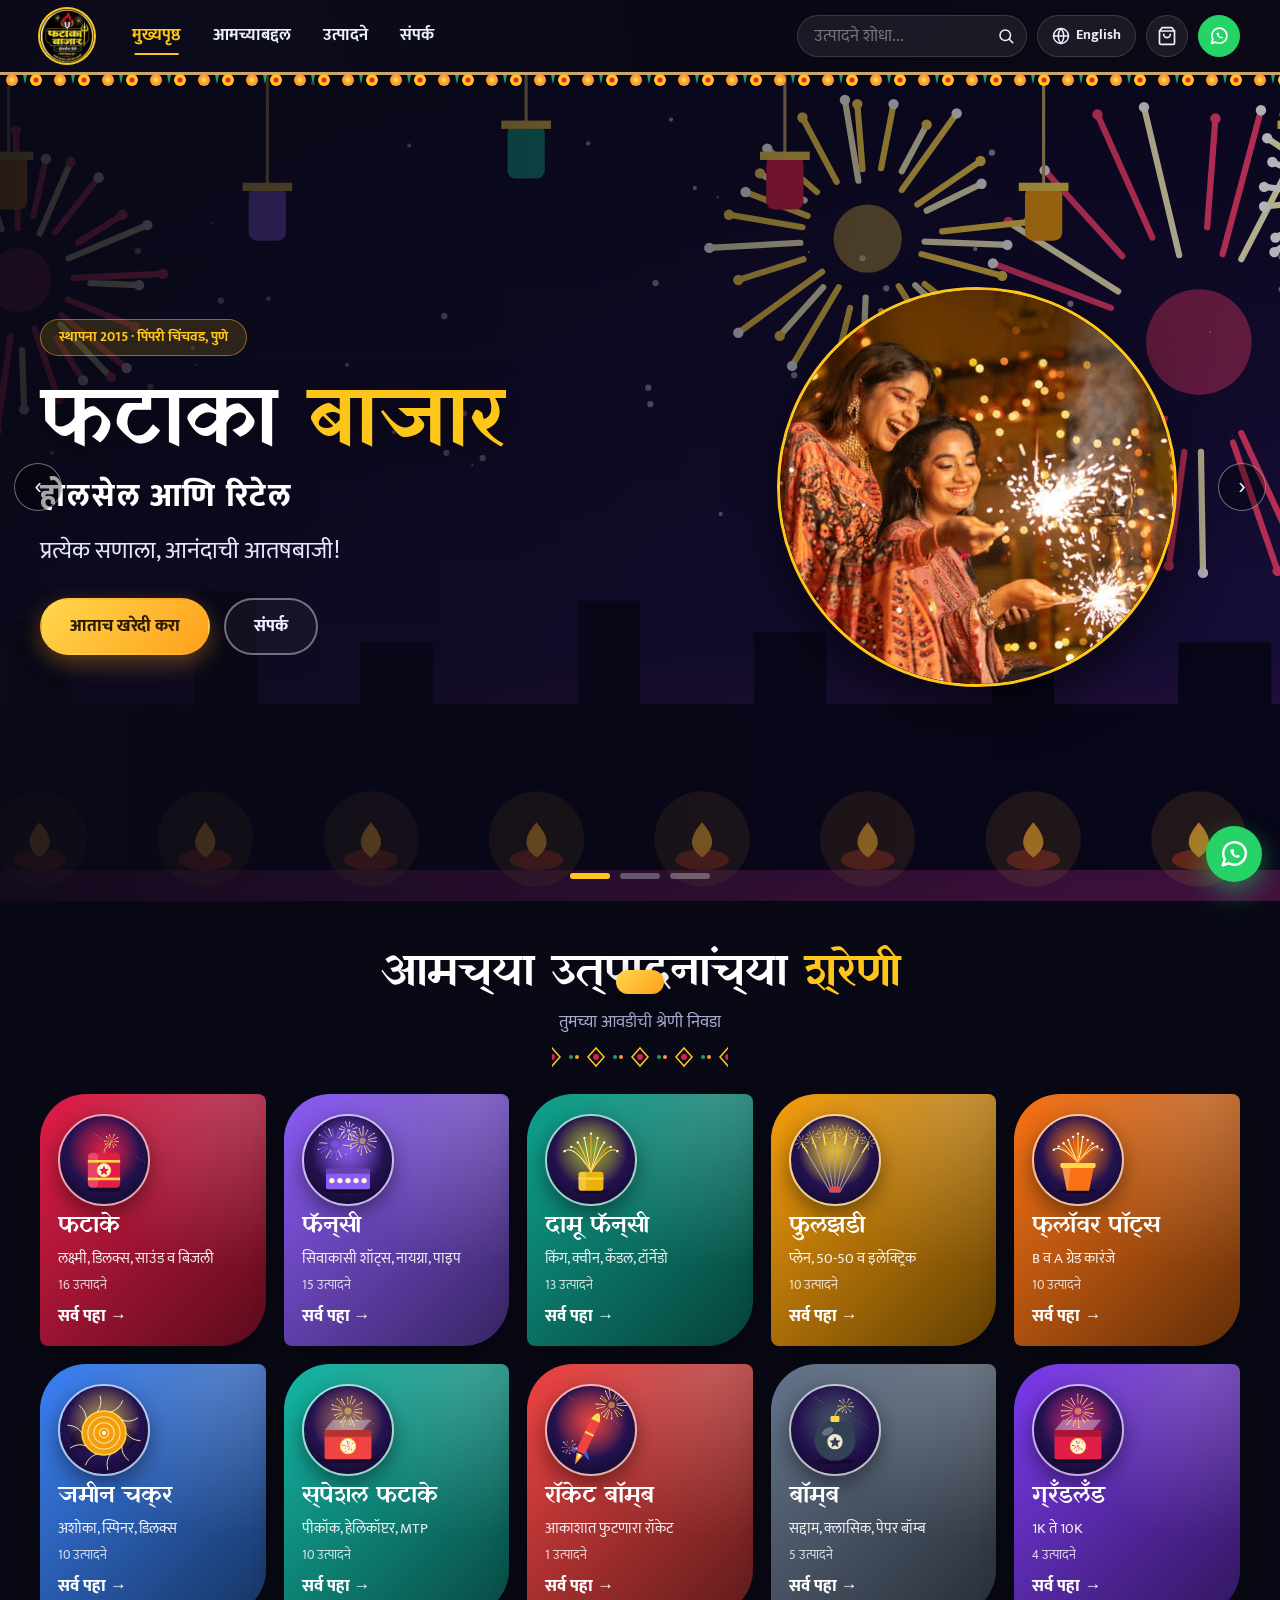
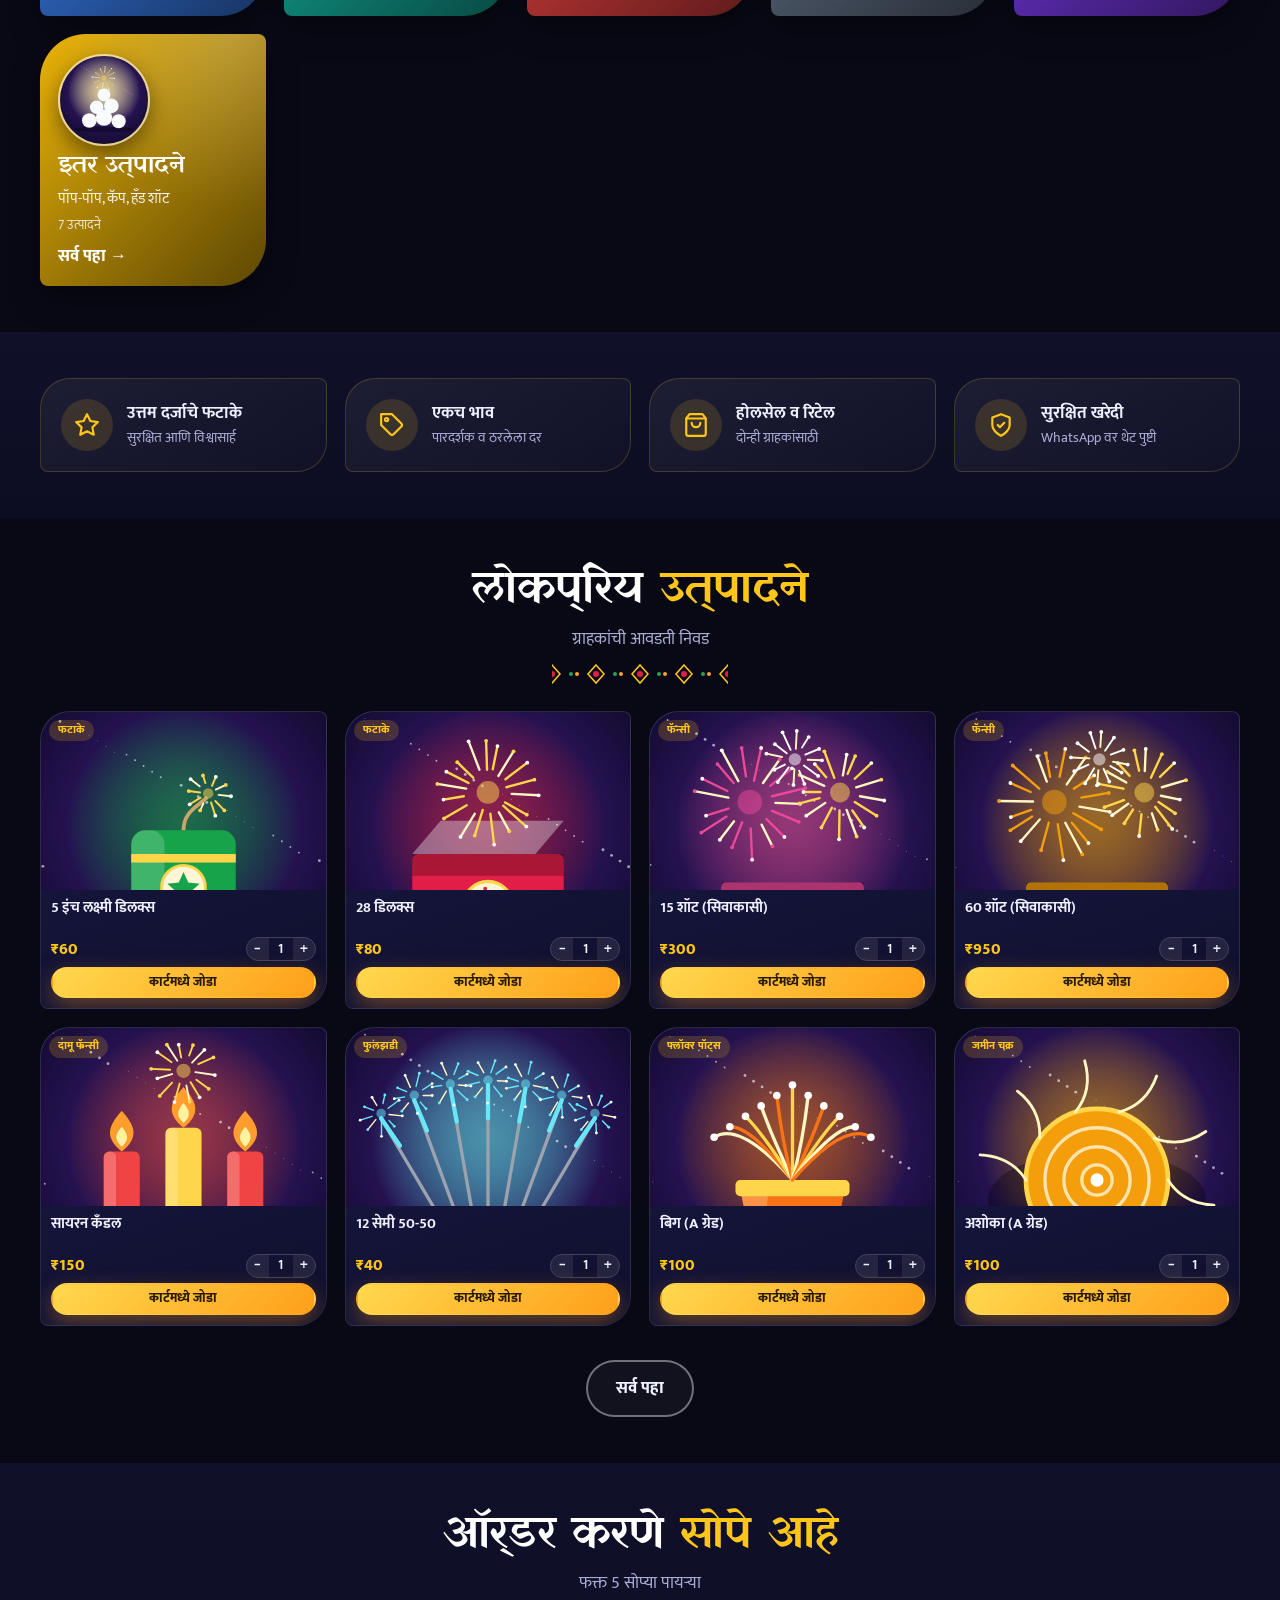
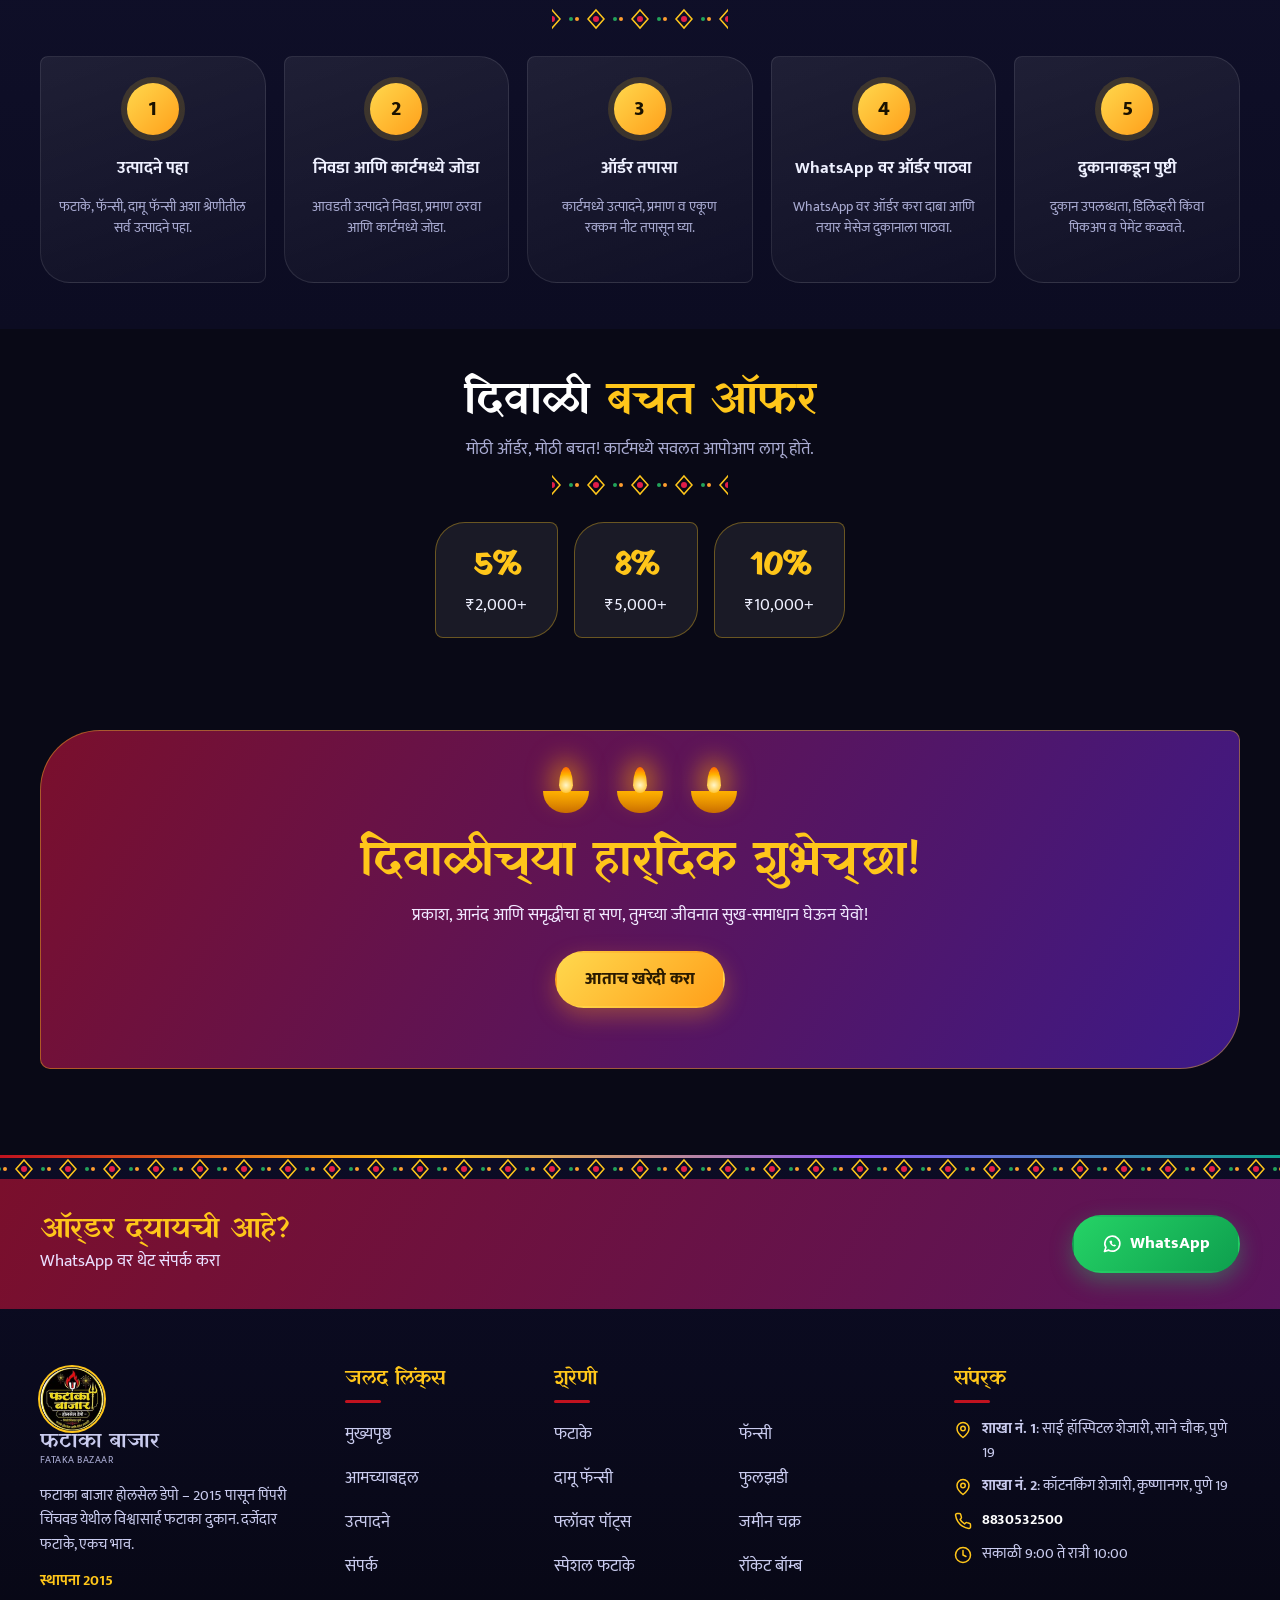
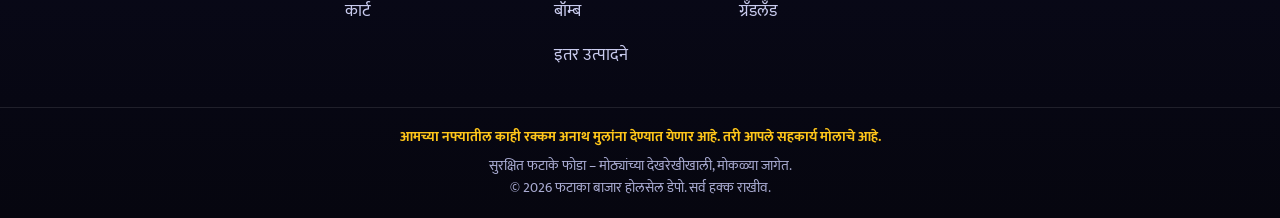
<file: index.html>
<!doctype html>
<html lang="mr">
<head>
<meta charset="utf-8">
<meta name="viewport" content="width=device-width,initial-scale=1">
<title>Fataka Bazaar</title>
<meta name="description" content="Fataka Bazaar Wholesale Depot - Pimpri Chinchwad, Pune. Fixed rate crackers, order on WhatsApp.">
<link rel="preconnect" href="https://fonts.googleapis.com"><link rel="preconnect" href="https://fonts.gstatic.com" crossorigin>
<link href="https://fonts.googleapis.com/css2?family=Mukta:wght@400;600;700;800&family=Yatra+One&display=swap" rel="stylesheet">
<link rel="icon" href="images/logo.png">
<link rel="stylesheet" href="css/style.css">
</head>
<body data-page="home">
<div id="site-header"></div>
<main>
<section class="slider" id="hero">
  <canvas class="fw-canvas"></canvas>
  <div class="slide s1 active"><div class="container slide-in">
    <div class="slide-txt"><span class="eyebrow" data-i18n="s1_eb"></span><h1 data-i18n="s1_t"></h1><p data-i18n="s1_p"></p>
    <div class="btn-row"><a class="btn btn-gold" href="products.html" data-i18n="shop_now"></a><a class="btn btn-outline" href="contact.html" data-i18n="nav_contact"></a></div></div>
    <div class="slide-art"></div></div></div>
  <div class="slide s2"><div class="container slide-in">
    <div class="slide-txt"><span class="eyebrow" data-i18n="s2_eb"></span><h1 data-i18n="s2_t"></h1><p data-i18n="s2_p"></p>
    <div class="btn-row"><a class="btn btn-gold" href="products.html" data-i18n="shop_now"></a><a class="btn btn-outline" href="contact.html" data-i18n="nav_contact"></a></div></div>
    <div class="slide-art"></div></div></div>
  <div class="slide s3"><div class="container slide-in">
    <div class="slide-txt"><span class="eyebrow" data-i18n="s3_eb"></span><h1 data-i18n="s3_t"></h1><p data-i18n="s3_p"></p>
    <div class="btn-row"><a class="btn btn-gold" href="products.html" data-i18n="shop_now"></a><a class="btn btn-outline" href="contact.html" data-i18n="nav_contact"></a></div></div>
    <div class="slide-art"></div></div></div>
  <button class="arrow prev" type="button" aria-label="previous">‹</button><button class="arrow next" type="button" aria-label="next">›</button>
  <div class="dots" id="dots"></div>
</section>
<span id="start"></span>
<section class="section "><div class="container">
<div class="sec-title reveal"><h2 data-i18n="cat_t"></h2><p data-i18n="cat_p"></p></div><div class="cat-grid" id="catGrid"></div>
</div></section>
<section class="section alt"><div class="container">
<div class="feat-row" id="featRow"></div>
</div></section>
<section class="section "><div class="container">
<div class="sec-title reveal"><h2 data-i18n="feat_t"></h2><p data-i18n="feat_p"></p></div><div class="p-grid" id="featGrid"></div><div style="text-align:center;margin-top:34px"><a class="btn btn-outline" href="products.html" data-i18n="view_all"></a></div>
</div></section>
<section class="section alt"><div class="container">
<div class="sec-title reveal"><h2 data-i18n="steps_t"></h2><p data-i18n="steps_p"></p></div><div class="steps-grid"></div>
</div></section>
<section class="section "><div class="container">
<div class="sec-title reveal"><h2 data-i18n="disc_t"></h2><p data-i18n="disc_p"></p></div><div class="tiers" id="tiers"></div>
</div></section>
<section class="section"><div class="container"><div class="wish reveal"><span class="diya"></span><span class="diya"></span><span class="diya"></span><h2 data-i18n="wish_t"></h2><p data-i18n="wish_p"></p><a class="btn btn-gold" href="products.html" data-i18n="shop_now"></a></div></div></section>
</main>
<div id="site-footer"></div>
<script src="js/data.js"></script>
<script src="js/app.js"></script>
</body>
</html>
</file>
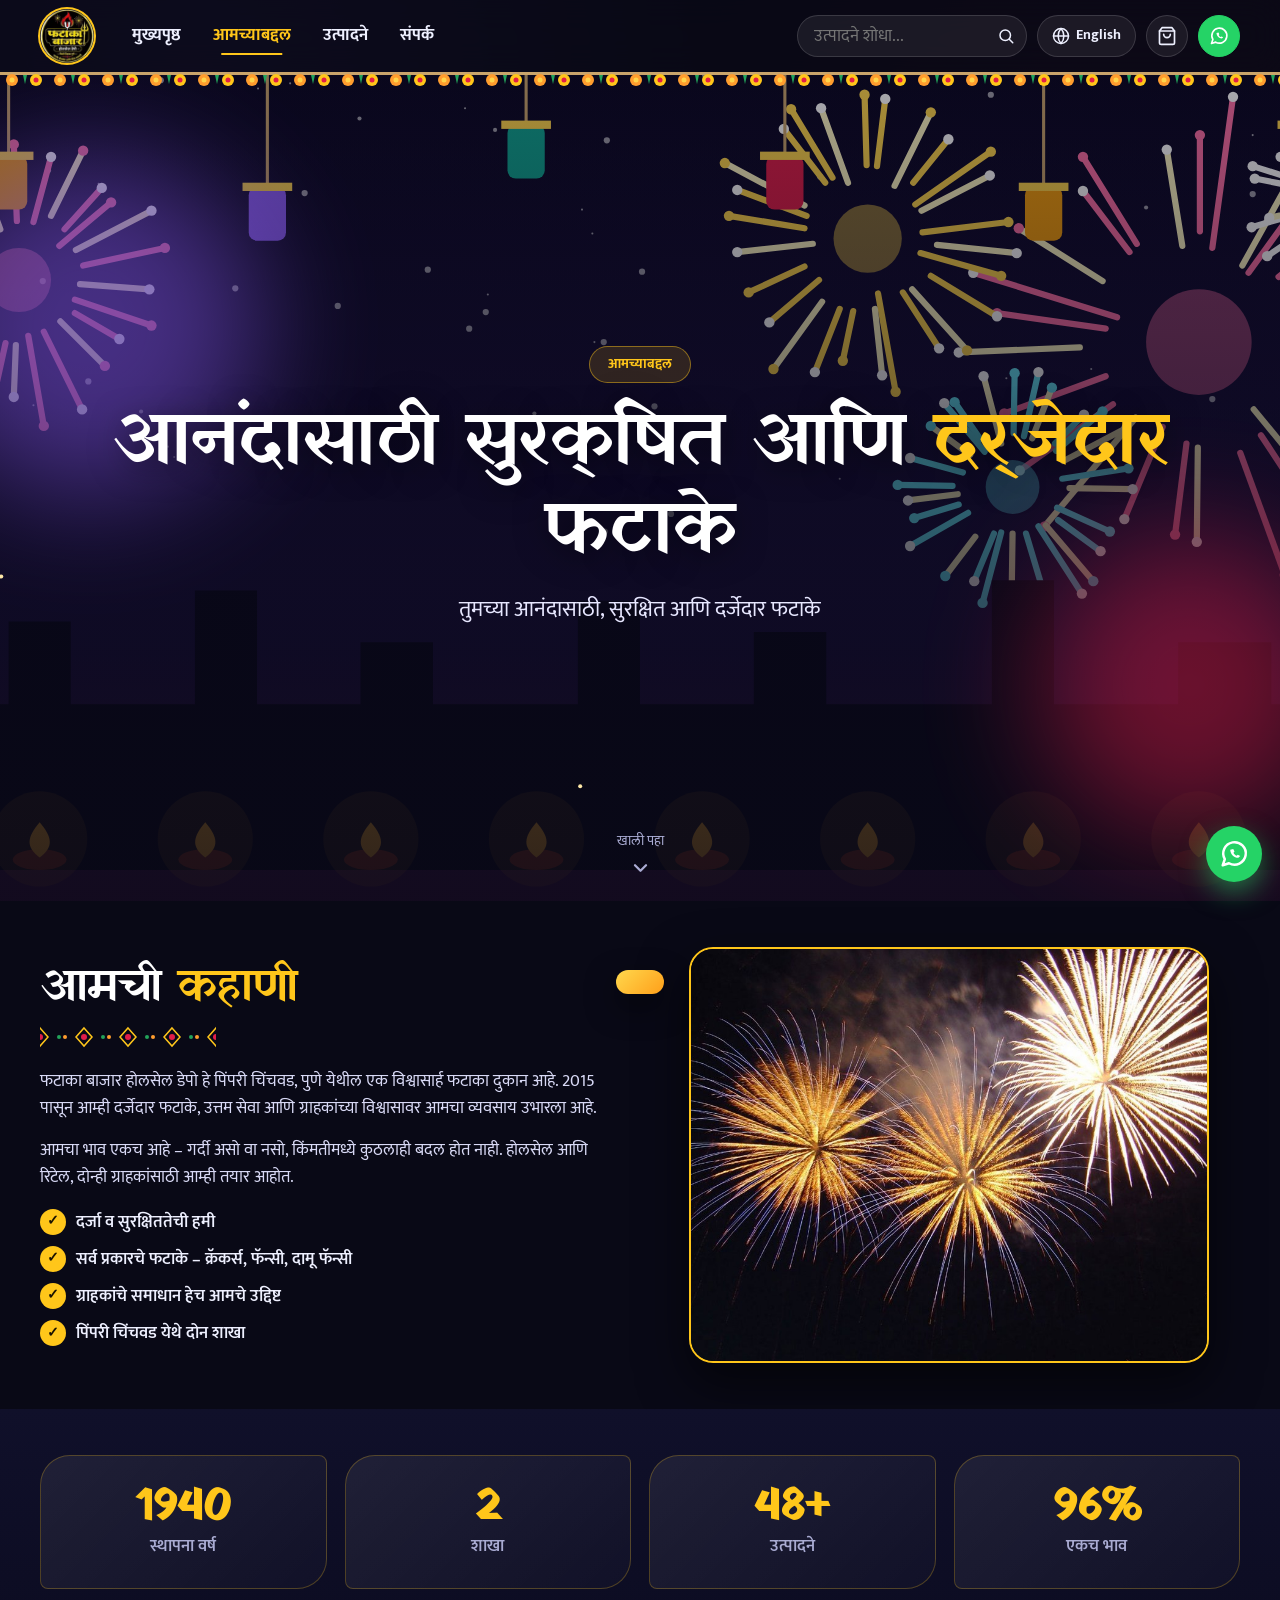
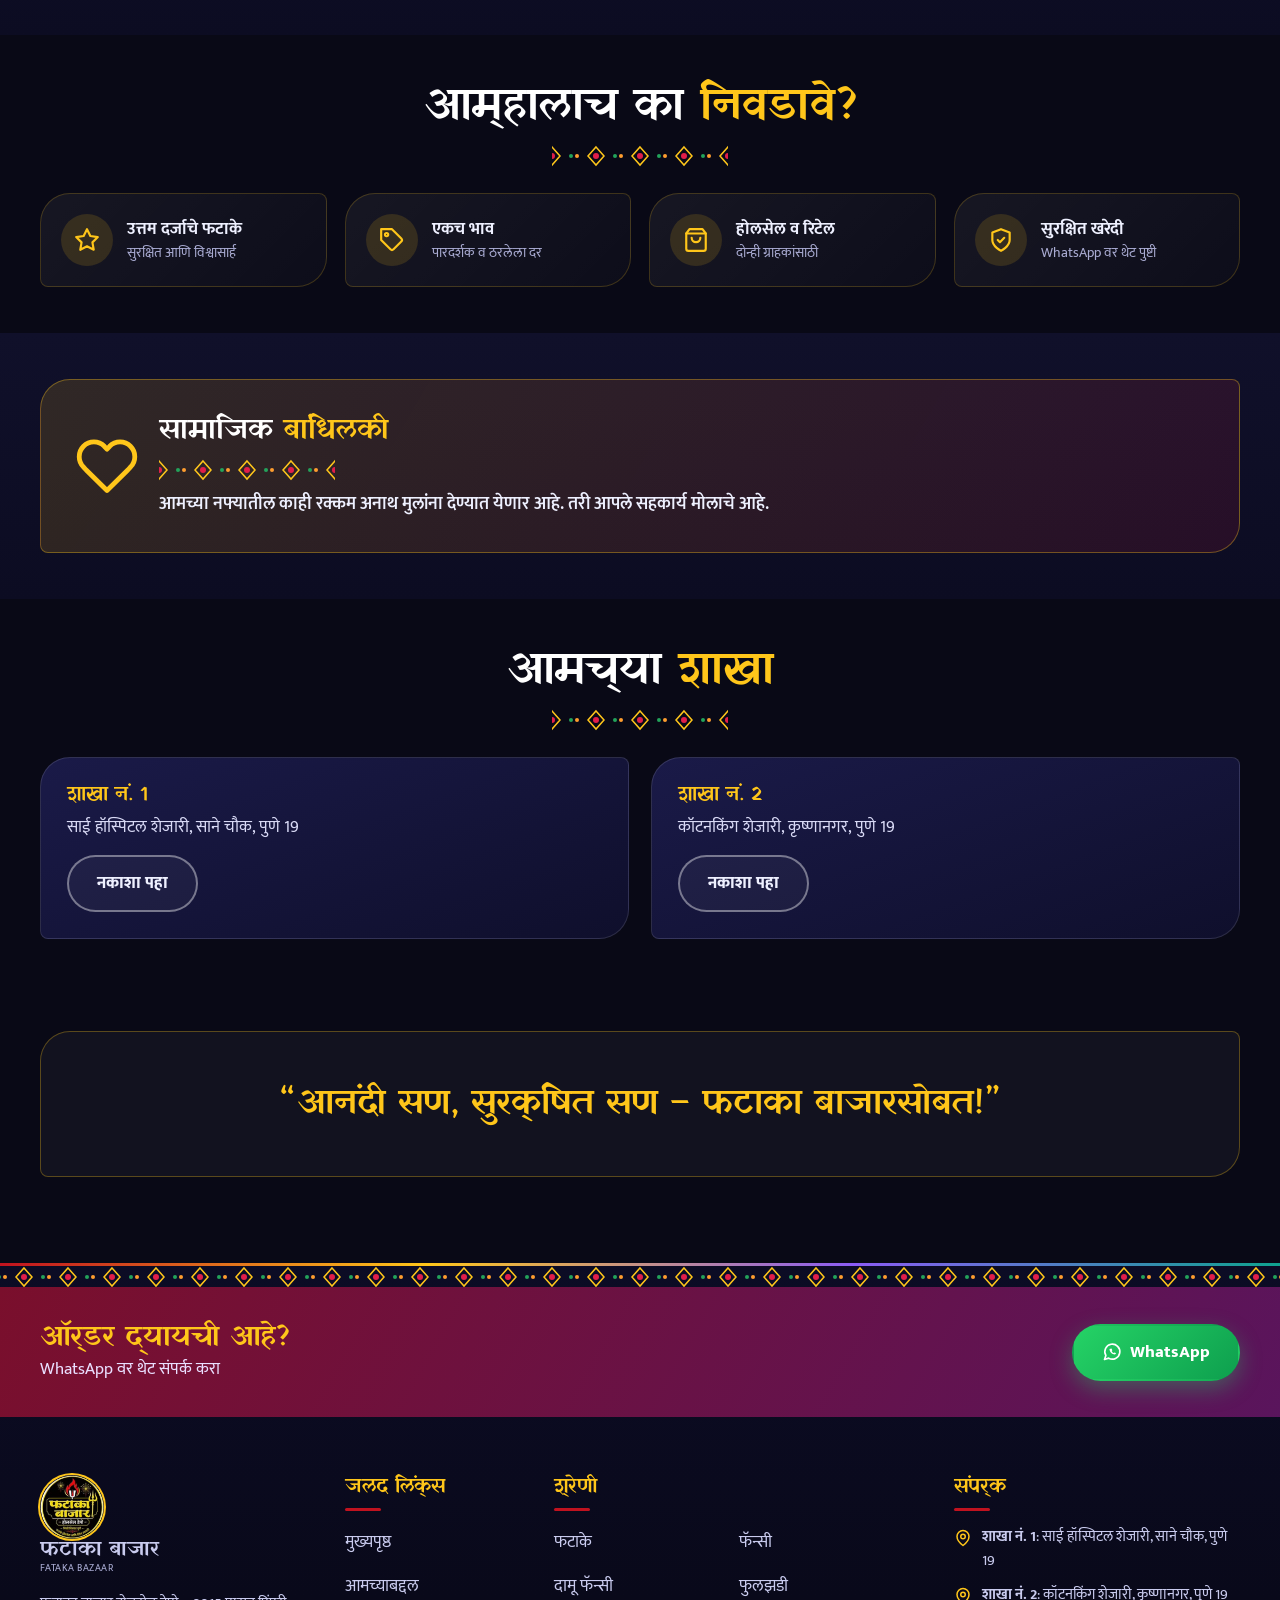
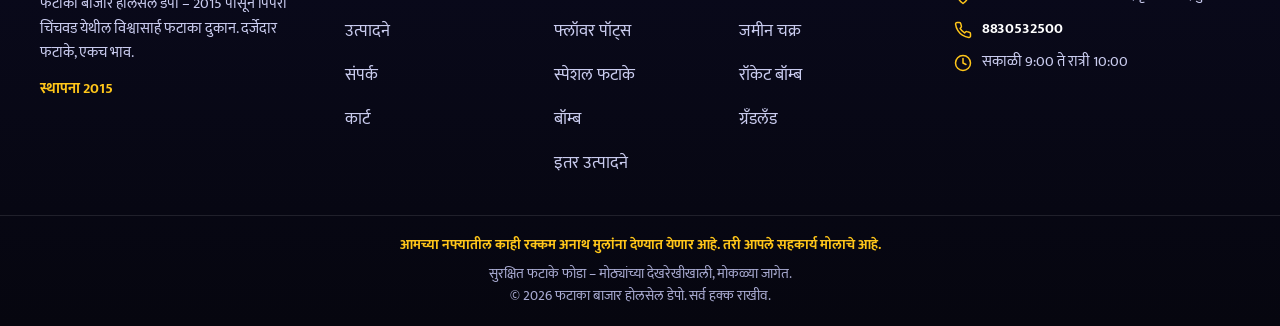
<file: about.html>
<!doctype html>
<html lang="mr">
<head>
<meta charset="utf-8">
<meta name="viewport" content="width=device-width,initial-scale=1">
<title>Fataka Bazaar</title>
<meta name="description" content="Fataka Bazaar Wholesale Depot - Pimpri Chinchwad, Pune. Fixed rate crackers, order on WhatsApp.">
<link rel="preconnect" href="https://fonts.googleapis.com"><link rel="preconnect" href="https://fonts.gstatic.com" crossorigin>
<link href="https://fonts.googleapis.com/css2?family=Mukta:wght@400;600;700;800&family=Yatra+One&display=swap" rel="stylesheet">
<link rel="icon" href="images/logo.png">
<link rel="stylesheet" href="css/style.css">
</head>
<body data-page="about">
<div id="site-header"></div>
<main>
<section class="page-hero hero-about">
  <canvas class="fw-canvas"></canvas>
  <span class="orb" style="width:340px;height:340px;background:#8b5cf6;left:-80px;top:10%"></span>
  <span class="orb" style="width:300px;height:300px;background:#e11d48;right:-60px;bottom:8%;animation-delay:-3s"></span>
  <div class="container hero-inner">
    <span class="eyebrow" data-i18n="hero_about_eb"></span>
    <h1 data-i18n="hero_about_t"></h1>
    <p data-i18n="hero_about_p"></p>
  </div>
  <a class="scroll-cue" href="#start"><span data-i18n="scroll"></span><svg viewBox="0 0 24 24" fill="none" stroke="currentColor" stroke-width="2.5" stroke-linecap="round" stroke-linejoin="round"><path d="m6 9 6 6 6-6"/></svg></a>
</section>
<span id="start"></span>
<section class="section "><div class="container">
<div class="split">
  <div class="reveal"><div class="sec-title" style="text-align:left;margin-bottom:20px"><h2 data-i18n="story_t"></h2></div>
  <p data-i18n="story_p1"></p><p data-i18n="story_p2"></p>
  <ul class="checks"><li data-i18n="ck1"></li><li data-i18n="ck2"></li><li data-i18n="ck3"></li><li data-i18n="ck4"></li></ul></div>
  <div class="art reveal" id="aboutArt"></div>
</div>
</div></section>
<section class="section alt"><div class="container">
<div class="stats">
  <div class="stat reveal"><b data-count="2015">0</b><span data-i18n="st1"></span></div>
  <div class="stat reveal"><b data-count="2">0</b><span data-i18n="st2"></span></div>
  <div class="stat reveal"><b data-count="50" data-suffix="+">0</b><span data-i18n="st3"></span></div>
  <div class="stat reveal"><b data-count="100" data-suffix="%">0</b><span data-i18n="st4"></span></div>
</div>
</div></section>
<section class="section "><div class="container">
<div class="sec-title reveal"><h2 data-i18n="why_t"></h2></div><div class="feat-row" id="featRow"></div>
</div></section>
<section class="section alt"><div class="container">
<div class="csr reveal"><svg viewBox="0 0 24 24" fill="none" stroke="currentColor" stroke-width="1.8" stroke-linejoin="round"><path d="M20.800 4.600a5.500 5.500 0 0 0-7.800 0L12 5.700l-1-1.100a5.500 5.500 0 0 0-7.800 7.800l1 1.100L12 21.200l7.800-7.700 1-1.100a5.500 5.500 0 0 0 0-7.800z"/></svg><div><div class="sec-title" style="text-align:left;margin-bottom:8px"><h2 data-i18n="csr_t" style="font-size:1.8rem"></h2></div><p data-i18n="ft_tip"></p></div></div>
</div></section>
<section class="section "><div class="container">
<div class="sec-title reveal"><h2 data-i18n="branch_t"></h2></div><div class="branches">
  <div class="branch reveal"><h3 data-i18n="br1"></h3><p data-i18n="b1a"></p><a class="btn btn-outline" target="_blank" rel="noopener" href="https://maps.google.com/?q=Sai+Hospital+Sane+Chowk+Pune" data-i18n="view_map"></a></div>
  <div class="branch reveal"><h3 data-i18n="br2"></h3><p data-i18n="b2a"></p><a class="btn btn-outline" target="_blank" rel="noopener" href="https://maps.google.com/?q=Cotton+King+Krishnanagar+Pune" data-i18n="view_map"></a></div>
</div>
</div></section>
<section class="section "><div class="container">
<div class="quote reveal" data-i18n="quote_t"></div>
</div></section>
</main>
<div id="site-footer"></div>
<script src="js/data.js"></script>
<script src="js/app.js"></script>
</body>
</html>
</file>
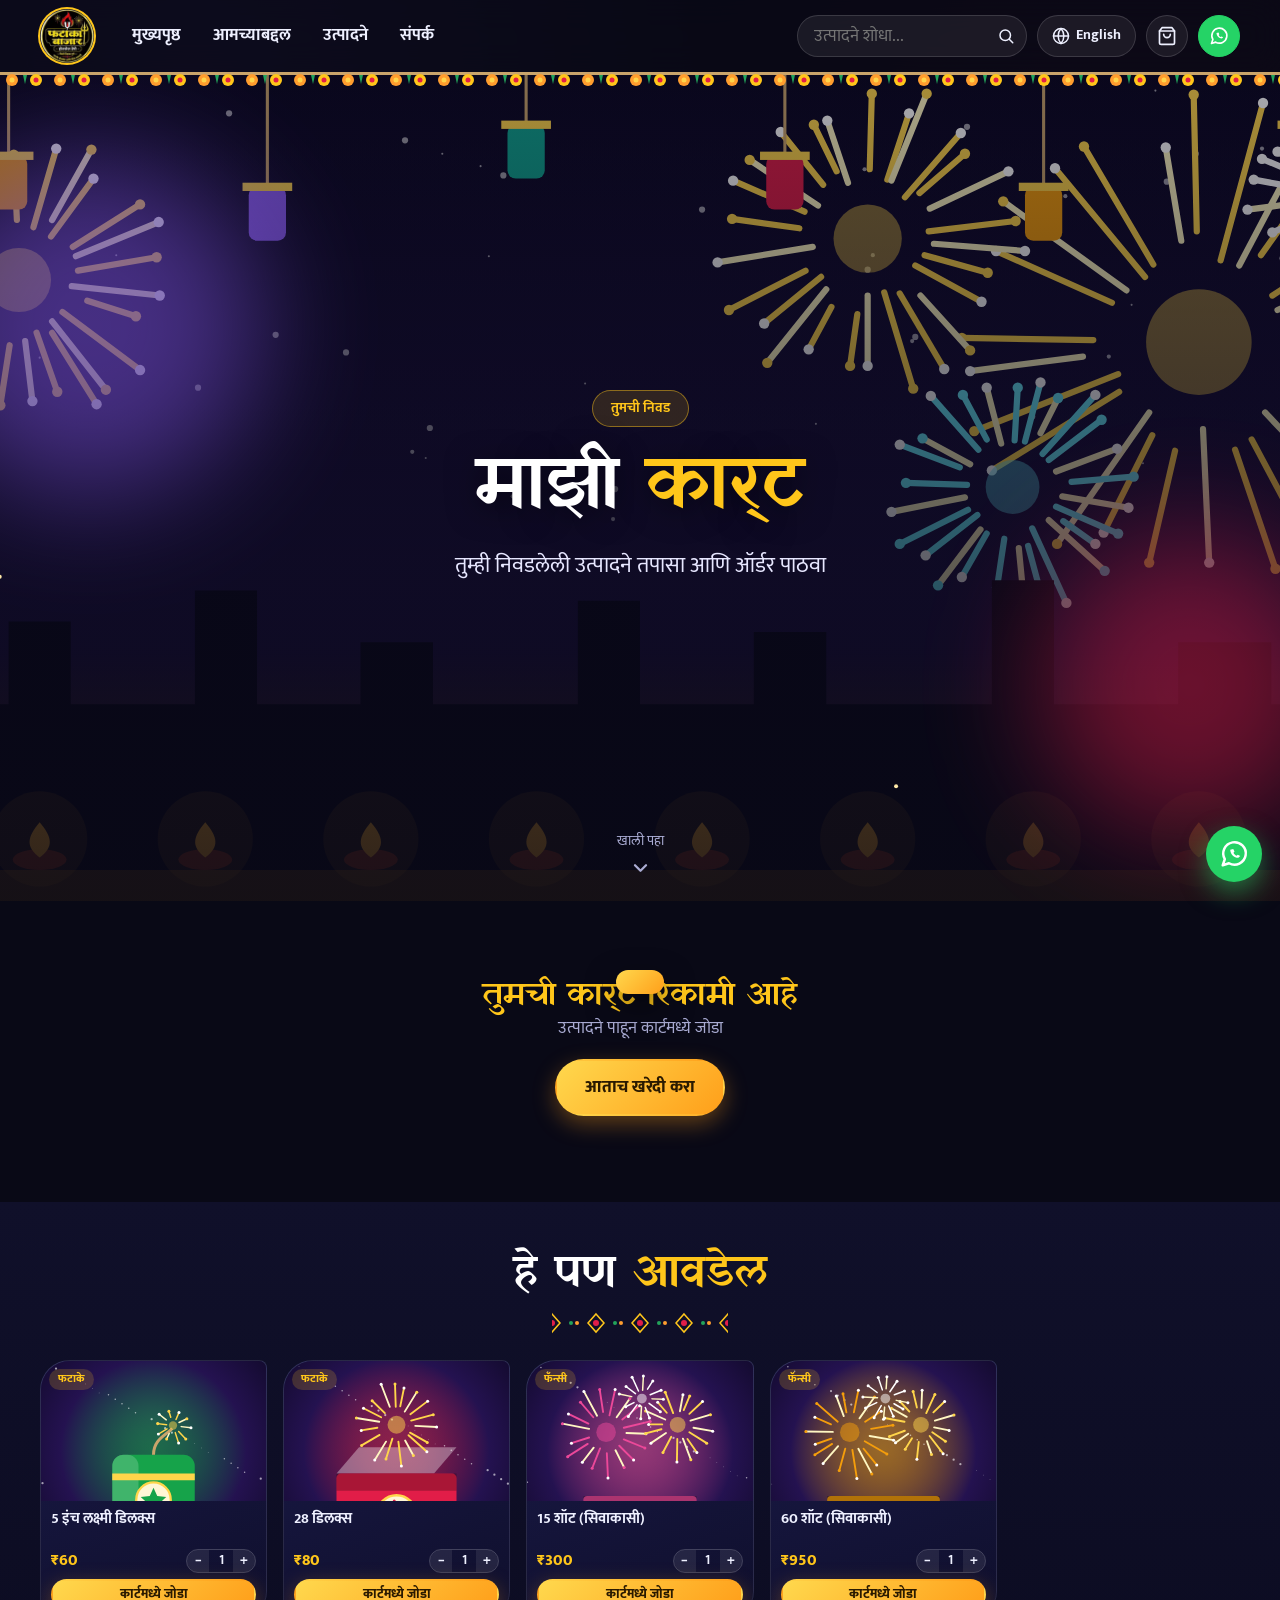
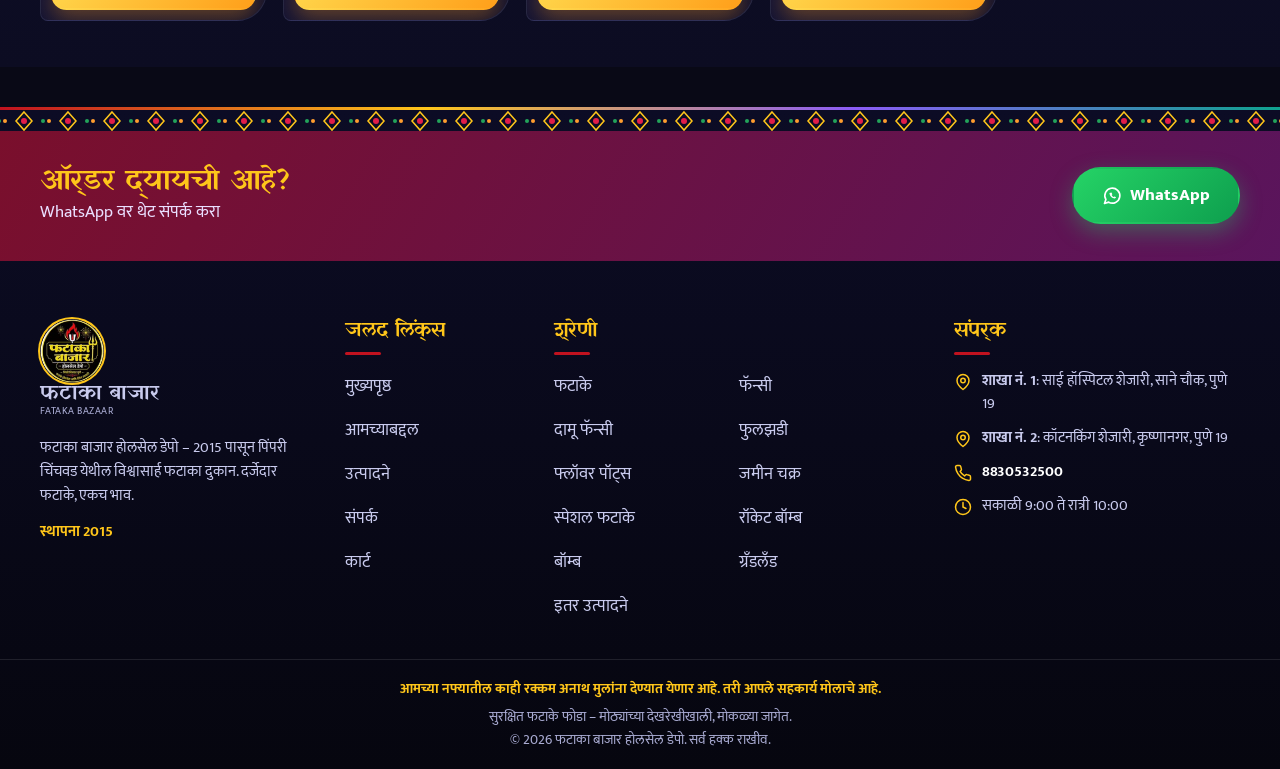
<file: cart.html>
<!doctype html>
<html lang="mr">
<head>
<meta charset="utf-8">
<meta name="viewport" content="width=device-width,initial-scale=1">
<title>Fataka Bazaar</title>
<meta name="description" content="Fataka Bazaar Wholesale Depot - Pimpri Chinchwad, Pune. Fixed rate crackers, order on WhatsApp.">
<link rel="preconnect" href="https://fonts.googleapis.com"><link rel="preconnect" href="https://fonts.gstatic.com" crossorigin>
<link href="https://fonts.googleapis.com/css2?family=Mukta:wght@400;600;700;800&family=Yatra+One&display=swap" rel="stylesheet">
<link rel="icon" href="images/logo.png">
<link rel="stylesheet" href="css/style.css">
</head>
<body data-page="cart">
<div id="site-header"></div>
<main>
<section class="page-hero hero-cart">
  <canvas class="fw-canvas"></canvas>
  <span class="orb" style="width:340px;height:340px;background:#8b5cf6;left:-80px;top:10%"></span>
  <span class="orb" style="width:300px;height:300px;background:#e11d48;right:-60px;bottom:8%;animation-delay:-3s"></span>
  <div class="container hero-inner">
    <span class="eyebrow" data-i18n="hero_cart_eb"></span>
    <h1 data-i18n="hero_cart_t"></h1>
    <p data-i18n="hero_cart_p"></p>
  </div>
  <a class="scroll-cue" href="#start"><span data-i18n="scroll"></span><svg viewBox="0 0 24 24" fill="none" stroke="currentColor" stroke-width="2.5" stroke-linecap="round" stroke-linejoin="round"><path d="m6 9 6 6 6-6"/></svg></a>
</section>
<span id="start"></span>
<section class="section "><div class="container">
<div id="cartEmpty" class="empty" hidden><h3 style="font-size:2rem;color:var(--gold)" data-i18n="cart_empty"></h3><p data-i18n="cart_empty_p"></p><a class="btn btn-gold" href="products.html" data-i18n="shop_now"></a></div>
<div class="cart-layout" id="cartLayout" hidden>
  <div>
    <div class="sec-title" style="text-align:left;margin-bottom:22px"><h2 data-i18n="cart_items_t"></h2></div>
    <div class="cart-list" id="cartList"></div>
    <div class="btn-row" style="margin-top:20px"><a class="btn btn-outline" href="products.html" data-i18n="continue_shop"></a><button class="btn btn-outline" id="clearCart" type="button" data-i18n="clear_cart"></button></div>
  </div>
  <div class="cart-side">
    <div class="panel" id="summary">
      <h3 data-i18n="sum_t"></h3>
      <div class="sum-row"><span data-i18n="sum_items"></span><b id="sumCount"></b></div>
      <div class="sum-row"><span data-i18n="sum_sub"></span><b id="sumSub"></b></div>
      <div class="sum-row disc" id="rowDisc"><span id="sumDiscLbl"></span><b id="sumDisc"></b></div>
      <div class="sum-row total"><span data-i18n="sum_total"></span><b id="sumTotal"></b></div>
      <button class="btn btn-wa" id="orderBtn" type="button" style="width:100%" data-i18n="order_wa"></button>
      <p class="note" data-i18n="est_note"></p>
    </div>
  </div>
</div>
</div></section>
<section class="section alt"><div class="container">
<div class="sec-title reveal"><h2 data-i18n="sugg_t"></h2></div><div class="p-grid" id="suggGrid"></div>
</div></section>
</main>
<div id="site-footer"></div>
<script src="js/data.js"></script>
<script src="js/app.js"></script>
</body>
</html>
</file>
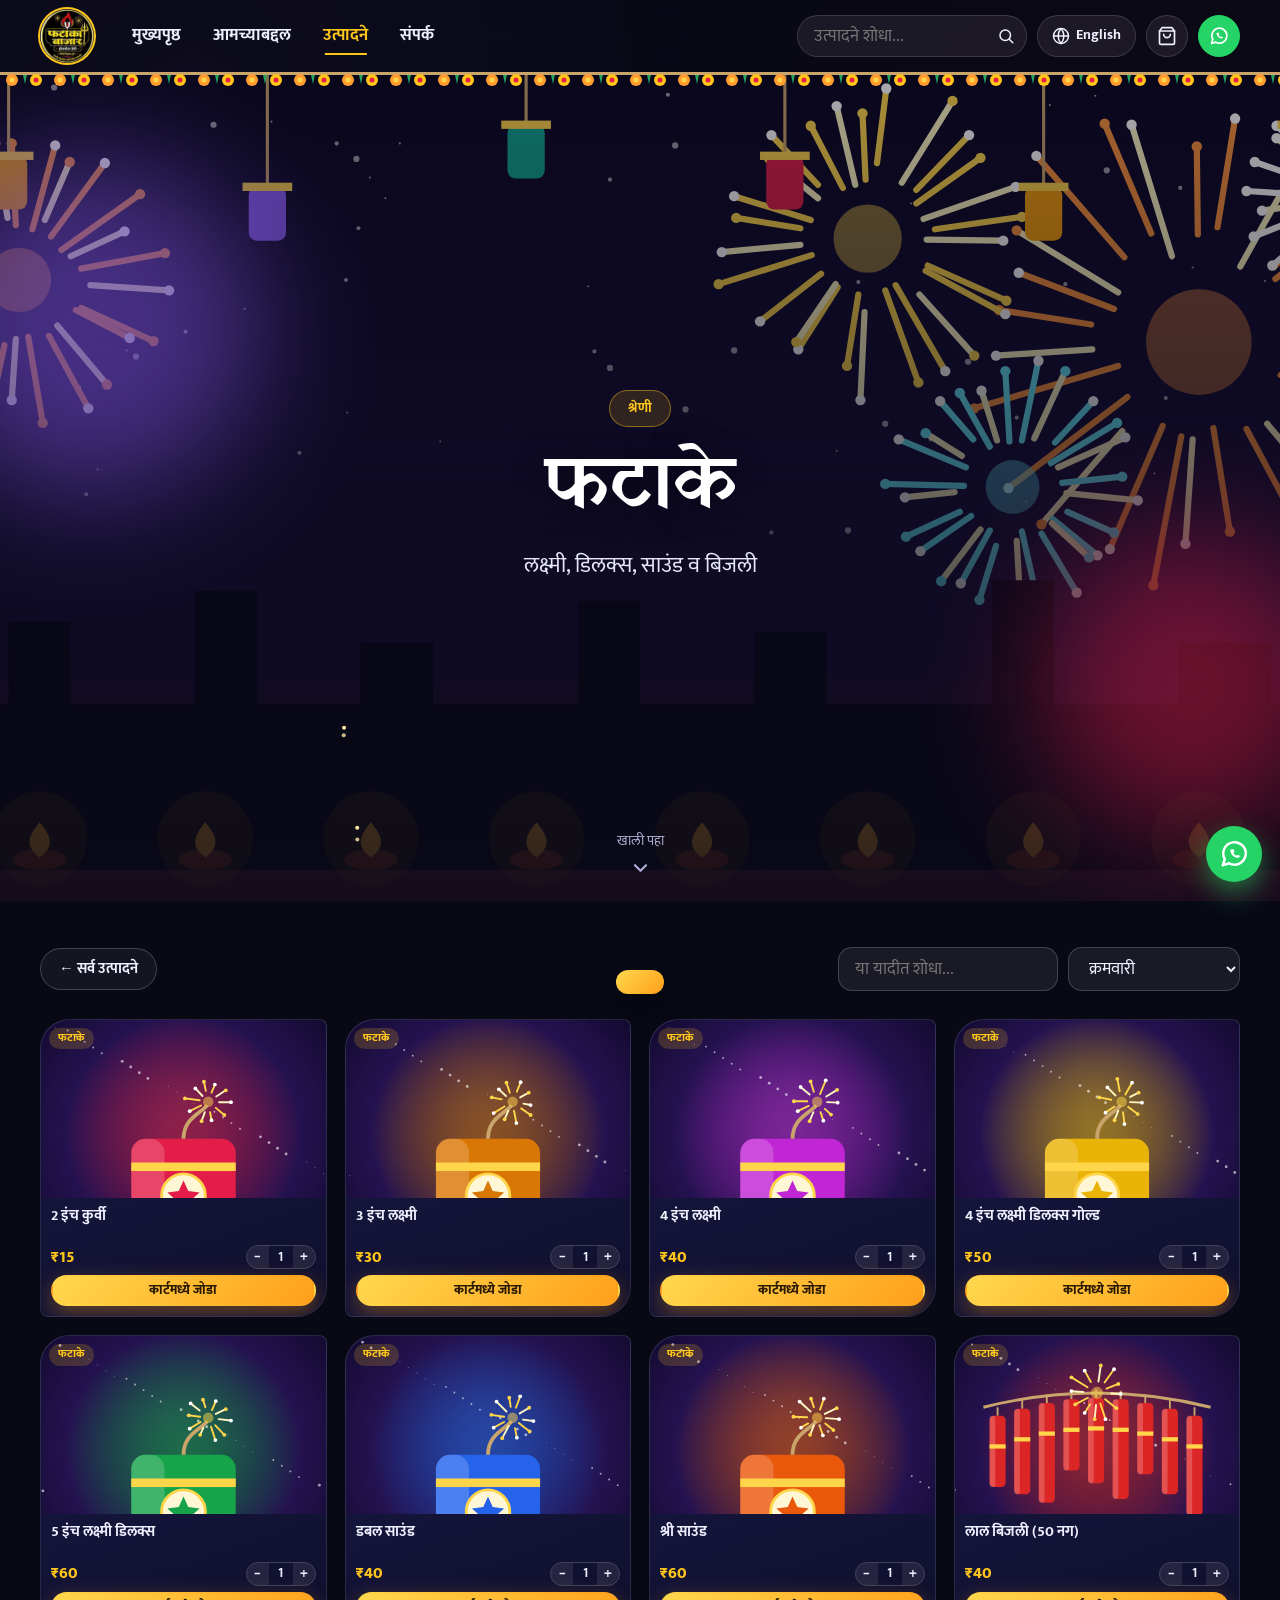
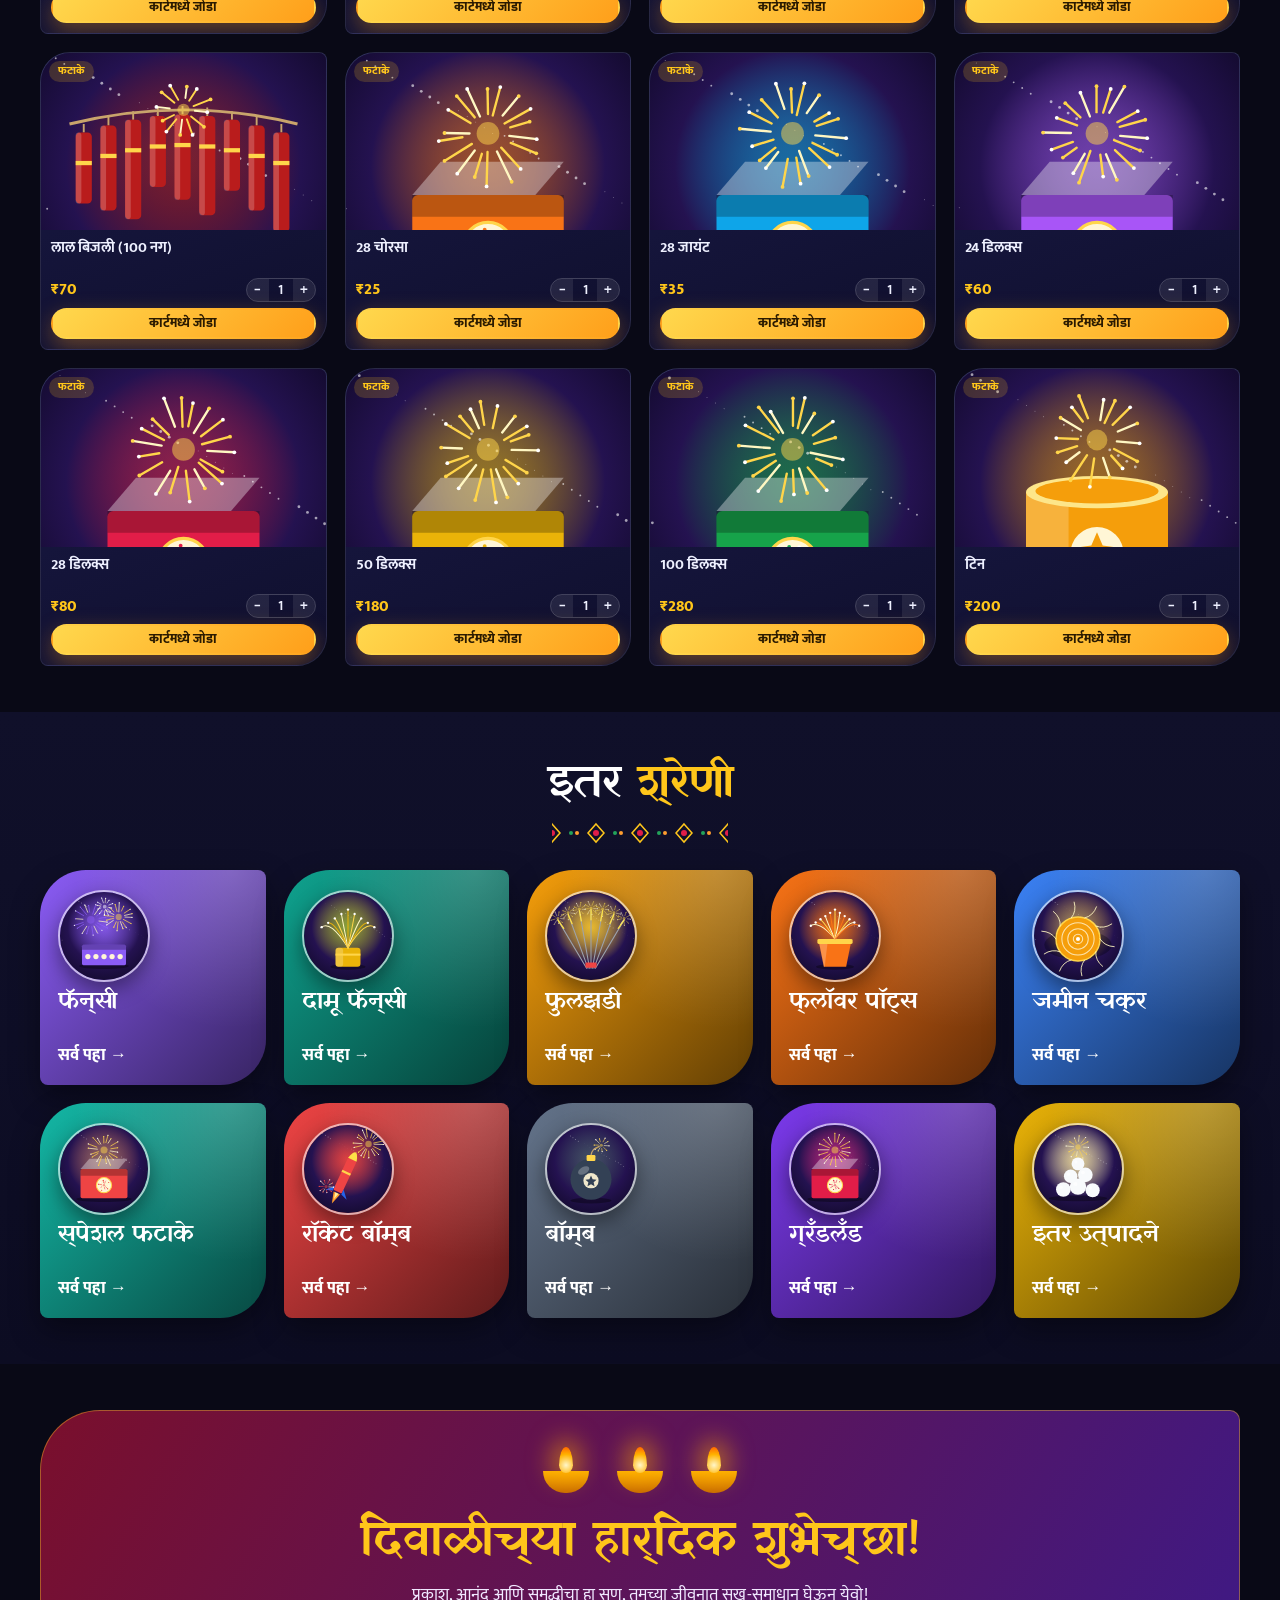
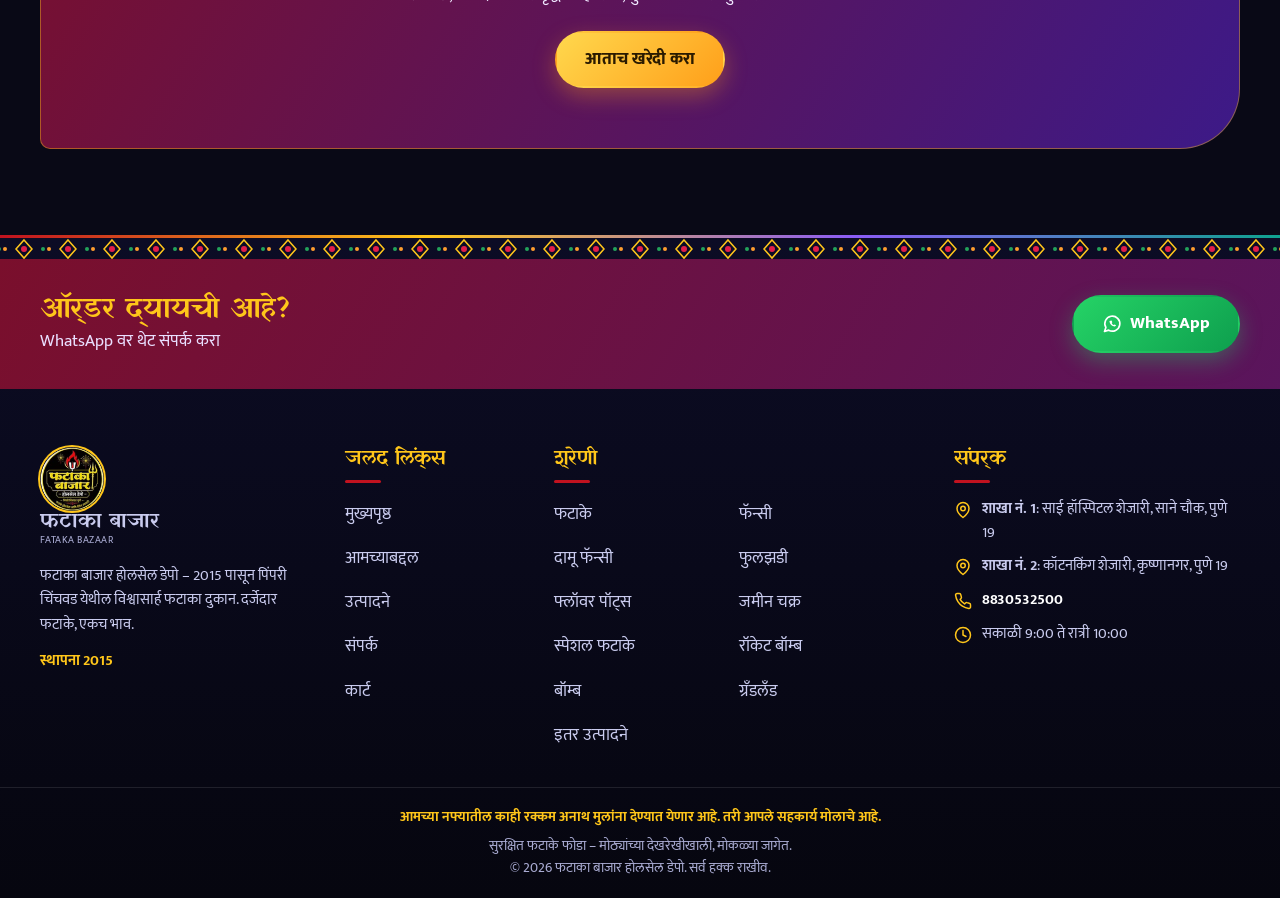
<file: category.html>
<!doctype html>
<html lang="mr">
<head>
<meta charset="utf-8">
<meta name="viewport" content="width=device-width,initial-scale=1">
<title>Fataka Bazaar</title>
<meta name="description" content="Fataka Bazaar Wholesale Depot - Pimpri Chinchwad, Pune. Fixed rate crackers, order on WhatsApp.">
<link rel="preconnect" href="https://fonts.googleapis.com"><link rel="preconnect" href="https://fonts.gstatic.com" crossorigin>
<link href="https://fonts.googleapis.com/css2?family=Mukta:wght@400;600;700;800&family=Yatra+One&display=swap" rel="stylesheet">
<link rel="icon" href="images/logo.png">
<link rel="stylesheet" href="css/style.css">
</head>
<body data-page="category">
<div id="site-header"></div>
<main>
<section class="page-hero hero-category">
  <canvas class="fw-canvas"></canvas>
  <span class="orb" style="width:340px;height:340px;background:#8b5cf6;left:-80px;top:10%"></span>
  <span class="orb" style="width:300px;height:300px;background:#e11d48;right:-60px;bottom:8%;animation-delay:-3s"></span>
  <div class="container hero-inner">
    <span class="eyebrow" data-i18n="hero_cat_eb"></span>
    <h1 id="catTitle"></h1>
    <p id="catDesc"></p>
  </div>
  <a class="scroll-cue" href="#start"><span data-i18n="scroll"></span><svg viewBox="0 0 24 24" fill="none" stroke="currentColor" stroke-width="2.5" stroke-linecap="round" stroke-linejoin="round"><path d="m6 9 6 6 6-6"/></svg></a>
</section>
<span id="start"></span>
<section class="section "><div class="container">
<div class="toolbar"><div class="chips" id="chips"></div><div class="tools"><input id="pq" type="search" data-i18n-ph="page_search_ph"><select id="sort"></select></div></div><div id="catalog"></div>
</div></section>
<section class="section alt"><div class="container">
<div class="sec-title reveal"><h2 data-i18n="other_cats"></h2></div><div class="cat-grid" id="otherCats"></div>
</div></section>
<section class="section"><div class="container"><div class="wish reveal"><span class="diya"></span><span class="diya"></span><span class="diya"></span><h2 data-i18n="wish_t"></h2><p data-i18n="wish_p"></p><a class="btn btn-gold" href="products.html" data-i18n="shop_now"></a></div></div></section>
</main>
<div id="site-footer"></div>
<script src="js/data.js"></script>
<script src="js/app.js"></script>
</body>
</html>
</file>
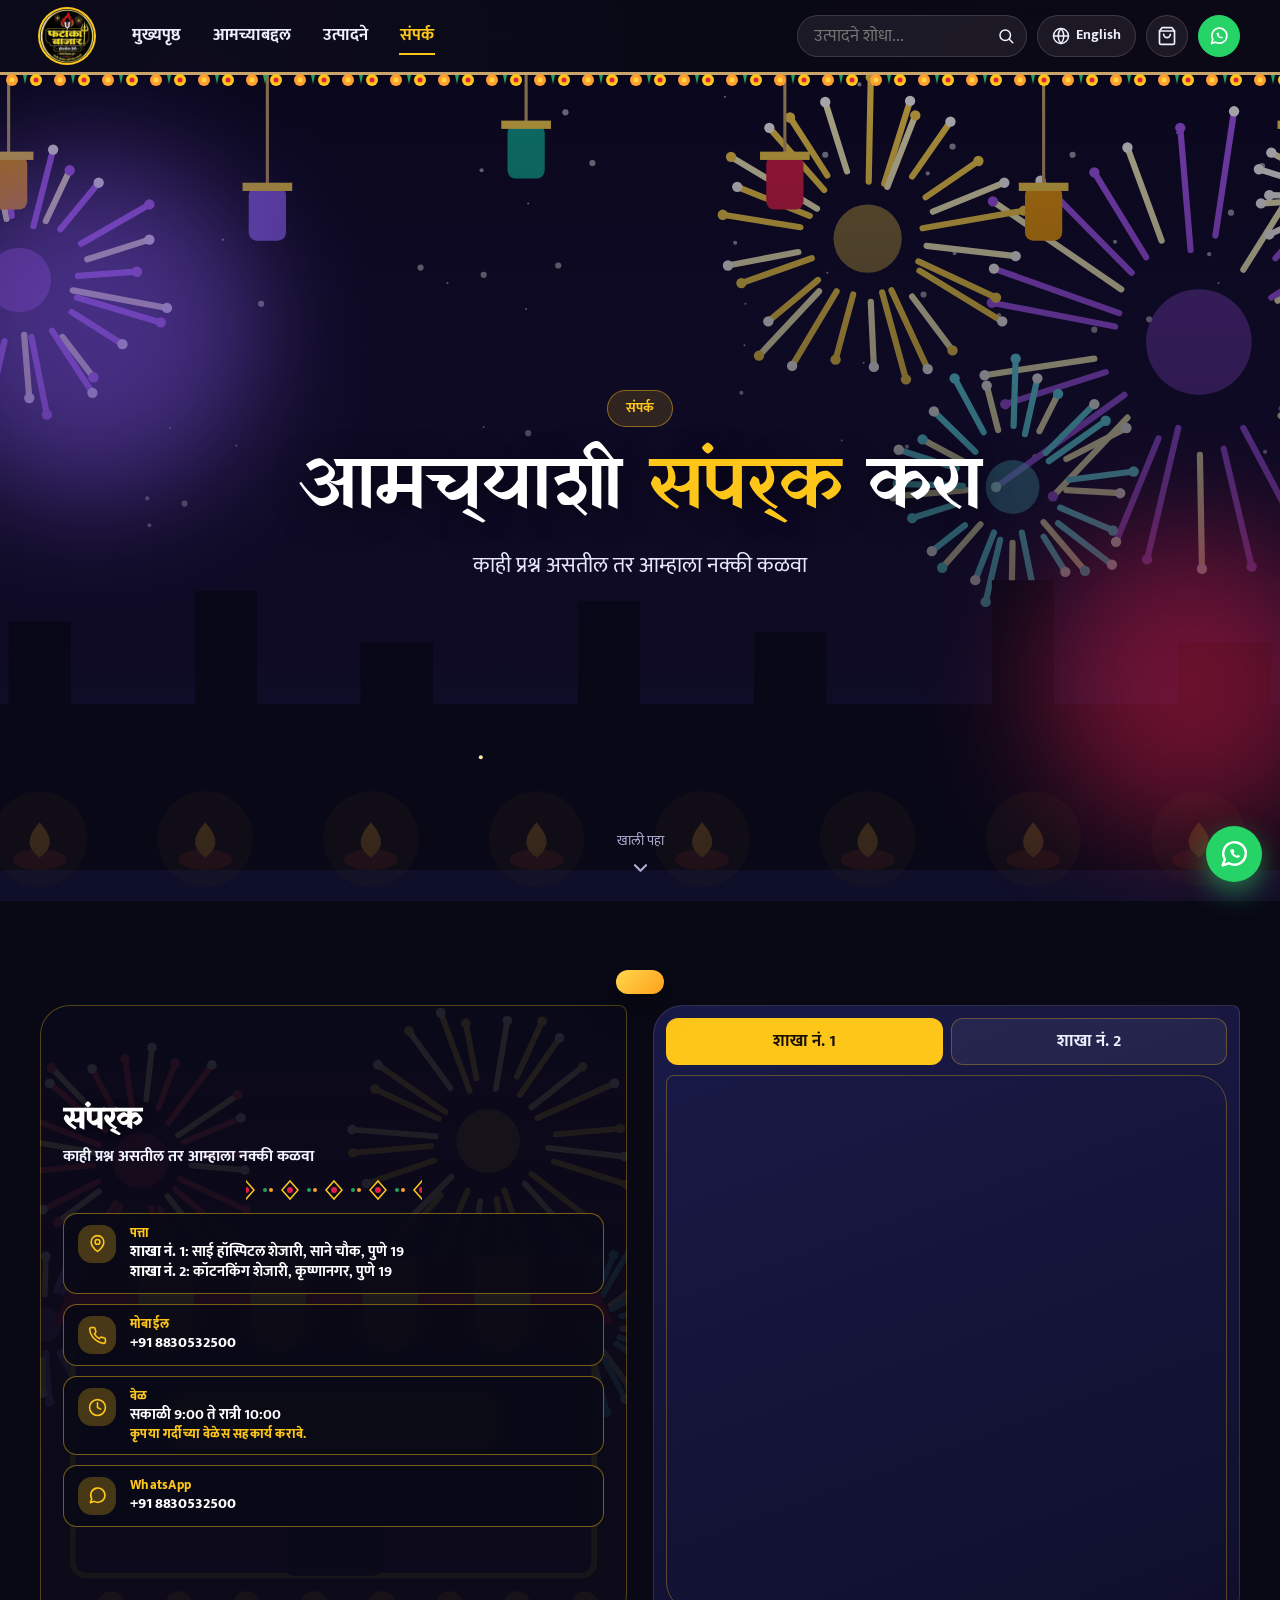
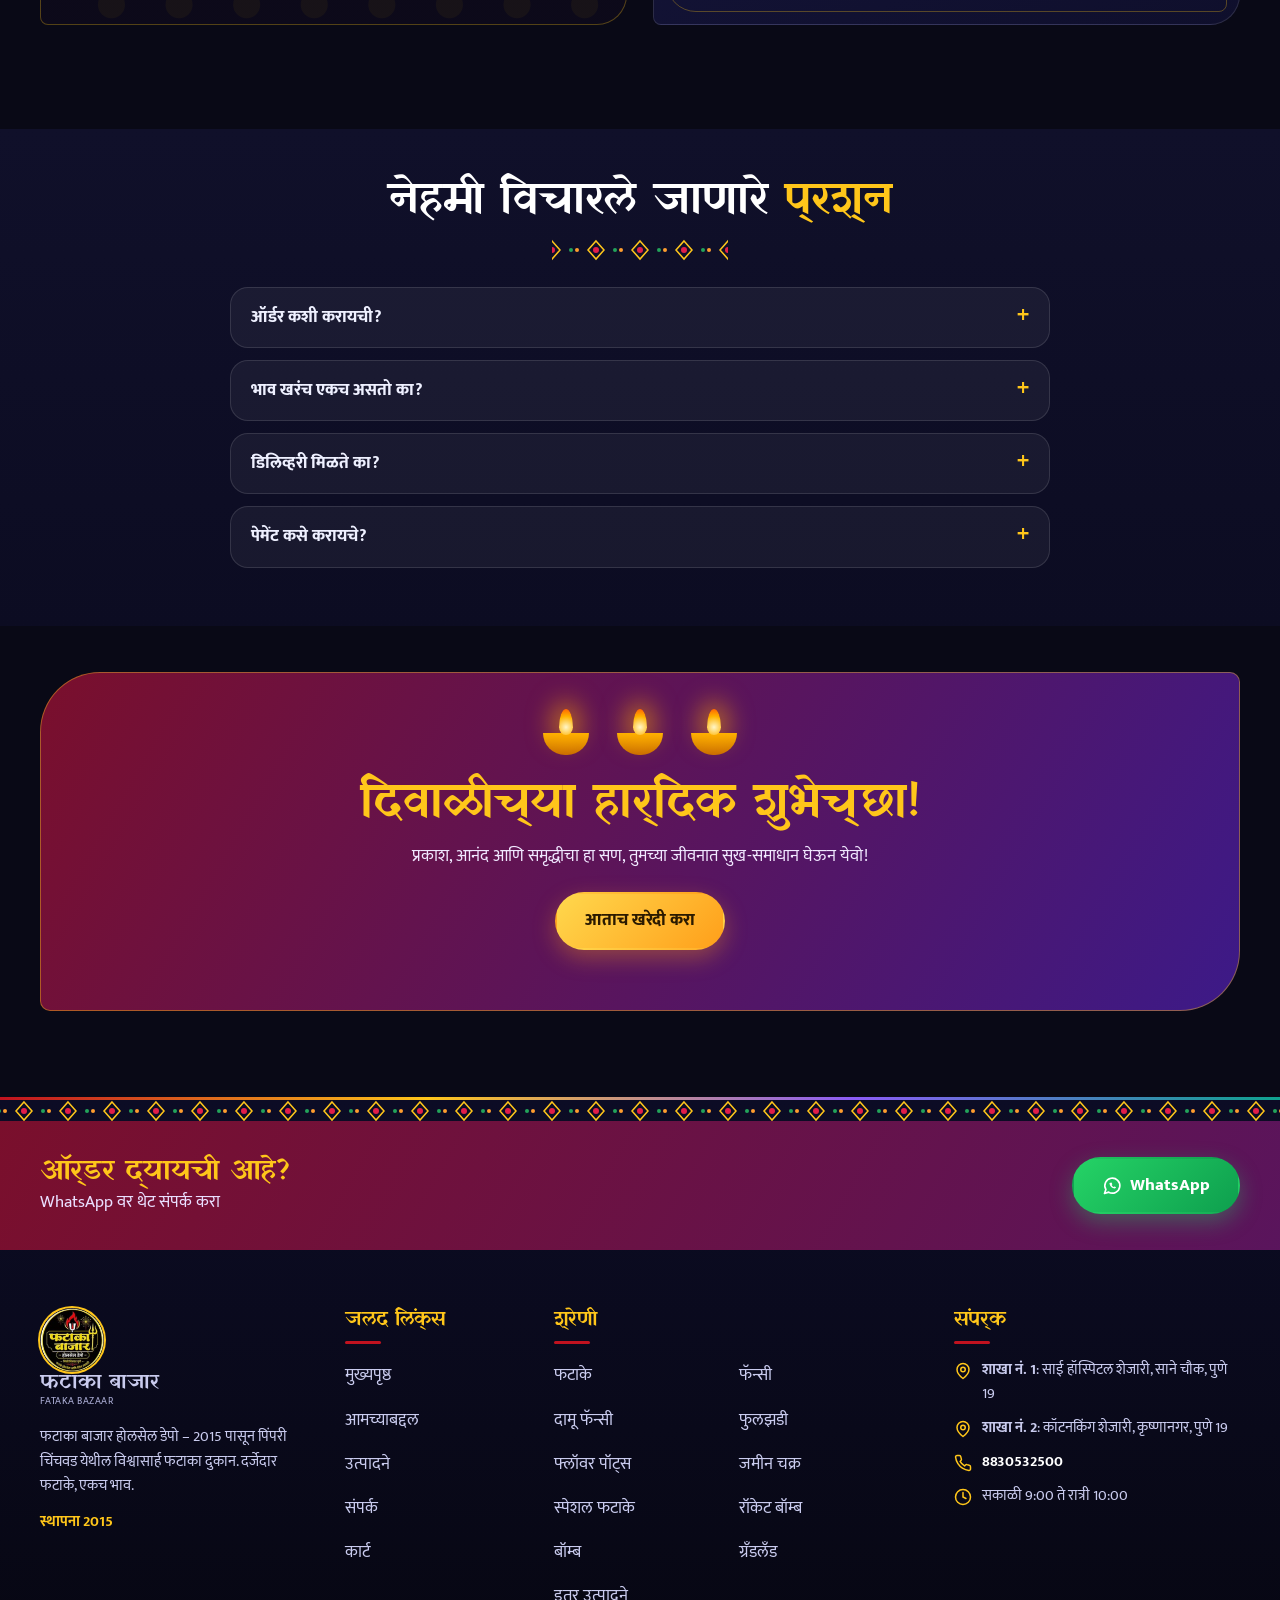
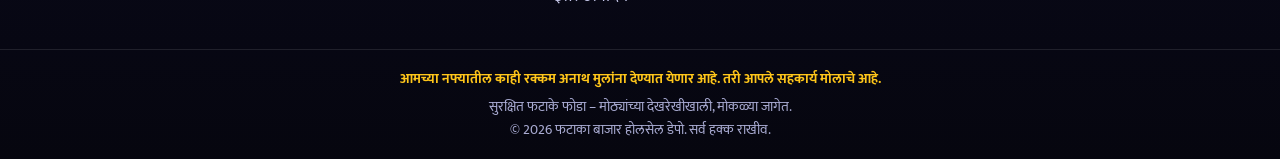
<file: contact.html>
<!doctype html>
<html lang="mr">
<head>
<meta charset="utf-8">
<meta name="viewport" content="width=device-width,initial-scale=1">
<title>Fataka Bazaar</title>
<meta name="description" content="Fataka Bazaar Wholesale Depot - Pimpri Chinchwad, Pune. Fixed rate crackers, order on WhatsApp.">
<link rel="preconnect" href="https://fonts.googleapis.com"><link rel="preconnect" href="https://fonts.gstatic.com" crossorigin>
<link href="https://fonts.googleapis.com/css2?family=Mukta:wght@400;600;700;800&family=Yatra+One&display=swap" rel="stylesheet">
<link rel="icon" href="images/logo.png">
<link rel="stylesheet" href="css/style.css">
</head>
<body data-page="contact">
<div id="site-header"></div>
<main>
<section class="page-hero hero-contact">
  <canvas class="fw-canvas"></canvas>
  <span class="orb" style="width:340px;height:340px;background:#8b5cf6;left:-80px;top:10%"></span>
  <span class="orb" style="width:300px;height:300px;background:#e11d48;right:-60px;bottom:8%;animation-delay:-3s"></span>
  <div class="container hero-inner">
    <span class="eyebrow" data-i18n="hero_ct_eb"></span>
    <h1 data-i18n="hero_ct_t"></h1>
    <p data-i18n="hero_ct_p"></p>
  </div>
  <a class="scroll-cue" href="#start"><span data-i18n="scroll"></span><svg viewBox="0 0 24 24" fill="none" stroke="currentColor" stroke-width="2.5" stroke-linecap="round" stroke-linejoin="round"><path d="m6 9 6 6 6-6"/></svg></a>
</section>
<span id="start"></span>
<section class="section ct-sec"><div class="container"><div class="ct-row">
<div class="ct-side reveal"><div class="sec-title" style="text-align:left;margin-bottom:18px"><h2 data-i18n="ft_contact"></h2><p data-i18n="hero_ct_p"></p></div>
<div class="ct-info"><div class="info-item"><div class="ic"><svg viewBox="0 0 24 24" fill="none" stroke="currentColor" stroke-width="2" stroke-linecap="round" stroke-linejoin="round"><path d="M20 10c0 6-8 12-8 12S4 16 4 10a8 8 0 0 1 16 0z"/><circle cx="12" cy="10" r="3"/></svg></div><div><small data-i18n="lbl_addr"></small><b data-i18n="br1"></b>: <span data-i18n="b1a"></span><br><b data-i18n="br2"></b>: <span data-i18n="b2a"></span></div></div><div class="info-item"><div class="ic"><svg viewBox="0 0 24 24" fill="none" stroke="currentColor" stroke-width="2" stroke-linecap="round" stroke-linejoin="round"><path d="M22 16.9v3a2 2 0 0 1-2.2 2 19.800 19.800 0 0 1-8.600-3.100 19.500 19.500 0 0 1-6-6A19.800 19.800 0 0 1 2.100 4.200 2 2 0 0 1 4.100 2h3a2 2 0 0 1 2 1.700c.1 1 .4 1.900.7 2.800a2 2 0 0 1-.5 2.100L8.100 9.900a16 16 0 0 0 6 6l1.300-1.300a2 2 0 0 1 2.100-.4c.9.300 1.800.6 2.800.7a2 2 0 0 1 1.700 2z"/></svg></div><div><small data-i18n="lbl_mobile"></small><span id="phones"></span></div></div><div class="info-item"><div class="ic"><svg viewBox="0 0 24 24" fill="none" stroke="currentColor" stroke-width="2" stroke-linecap="round" stroke-linejoin="round"><circle cx="12" cy="12" r="10"/><path d="M12 6v6l4 2"/></svg></div><div><small data-i18n="lbl_time"></small><span id="hoursTxt"></span><br><small data-i18n="ct_note"></small></div></div><div class="info-item"><div class="ic"><svg viewBox="0 0 24 24" fill="none" stroke="currentColor" stroke-width="2" stroke-linecap="round" stroke-linejoin="round"><path d="M3 21l1.65-4.9A9 9 0 1 1 8 19.4z"/></svg></div><div><small data-i18n="lbl_wa"></small><a target="_blank" rel="noopener" href="https://wa.me/918830532500">+91 8830532500</a></div></div></div></div>
<div class="ct-mapwrap reveal"><div class="panel map-panel"><div class="mtabs"><button type="button" class="mtab active" data-i18n="br1"></button><button type="button" class="mtab" data-i18n="br2"></button></div><div class="map"><iframe id="mapFrame" title="map" loading="lazy" referrerpolicy="no-referrer-when-downgrade"></iframe></div></div></div>
</div></div></section>
<section class="section alt"><div class="container">
<div class="sec-title reveal"><h2 data-i18n="faq_t"></h2></div><div style="max-width:820px;margin:auto"><details class="reveal"><summary data-i18n="faq1q"></summary><p data-i18n="faq1a"></p></details><details class="reveal"><summary data-i18n="faq2q"></summary><p data-i18n="faq2a"></p></details><details class="reveal"><summary data-i18n="faq3q"></summary><p data-i18n="faq3a"></p></details><details class="reveal"><summary data-i18n="faq4q"></summary><p data-i18n="faq4a"></p></details></div>
</div></section>
<section class="section"><div class="container"><div class="wish reveal"><span class="diya"></span><span class="diya"></span><span class="diya"></span><h2 data-i18n="wish_t"></h2><p data-i18n="wish_p"></p><a class="btn btn-gold" href="products.html" data-i18n="shop_now"></a></div></div></section>
</main>
<div id="site-footer"></div>
<script src="js/data.js"></script>
<script src="js/app.js"></script>
</body>
</html>
</file>
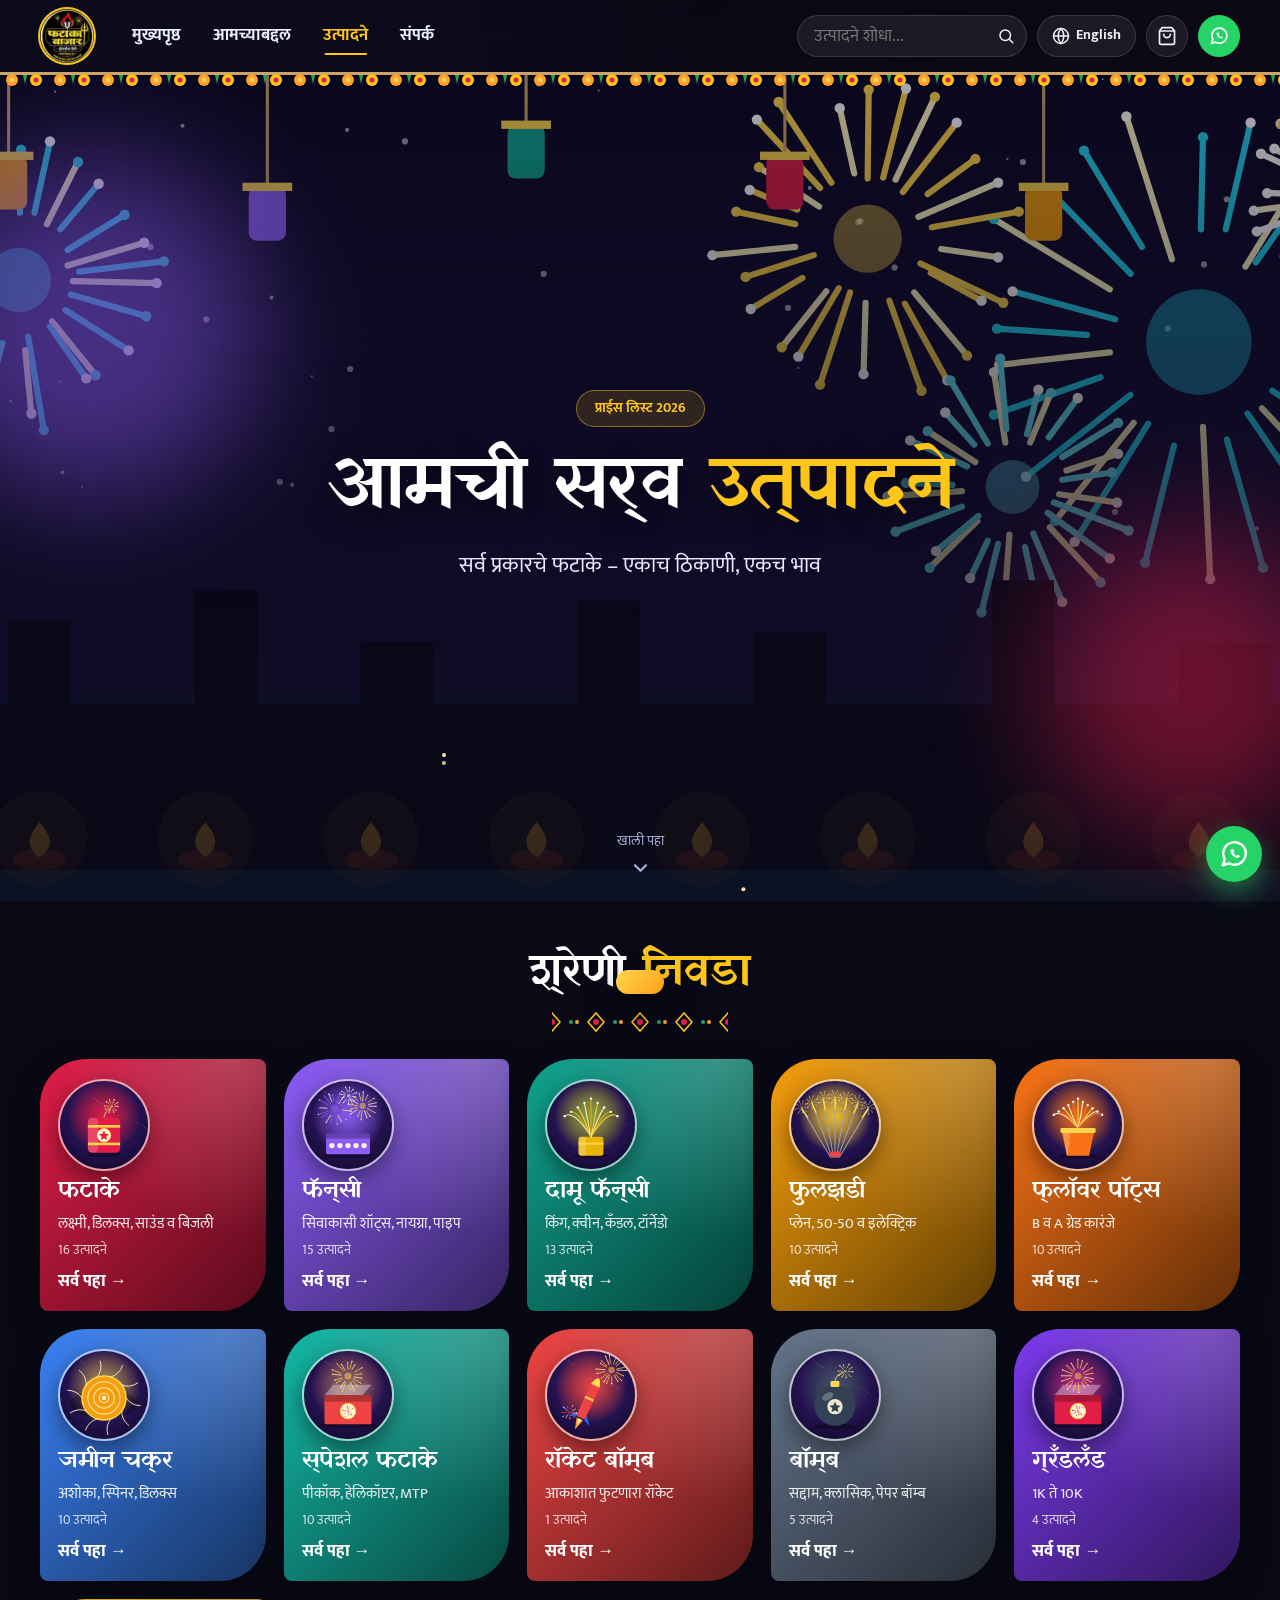
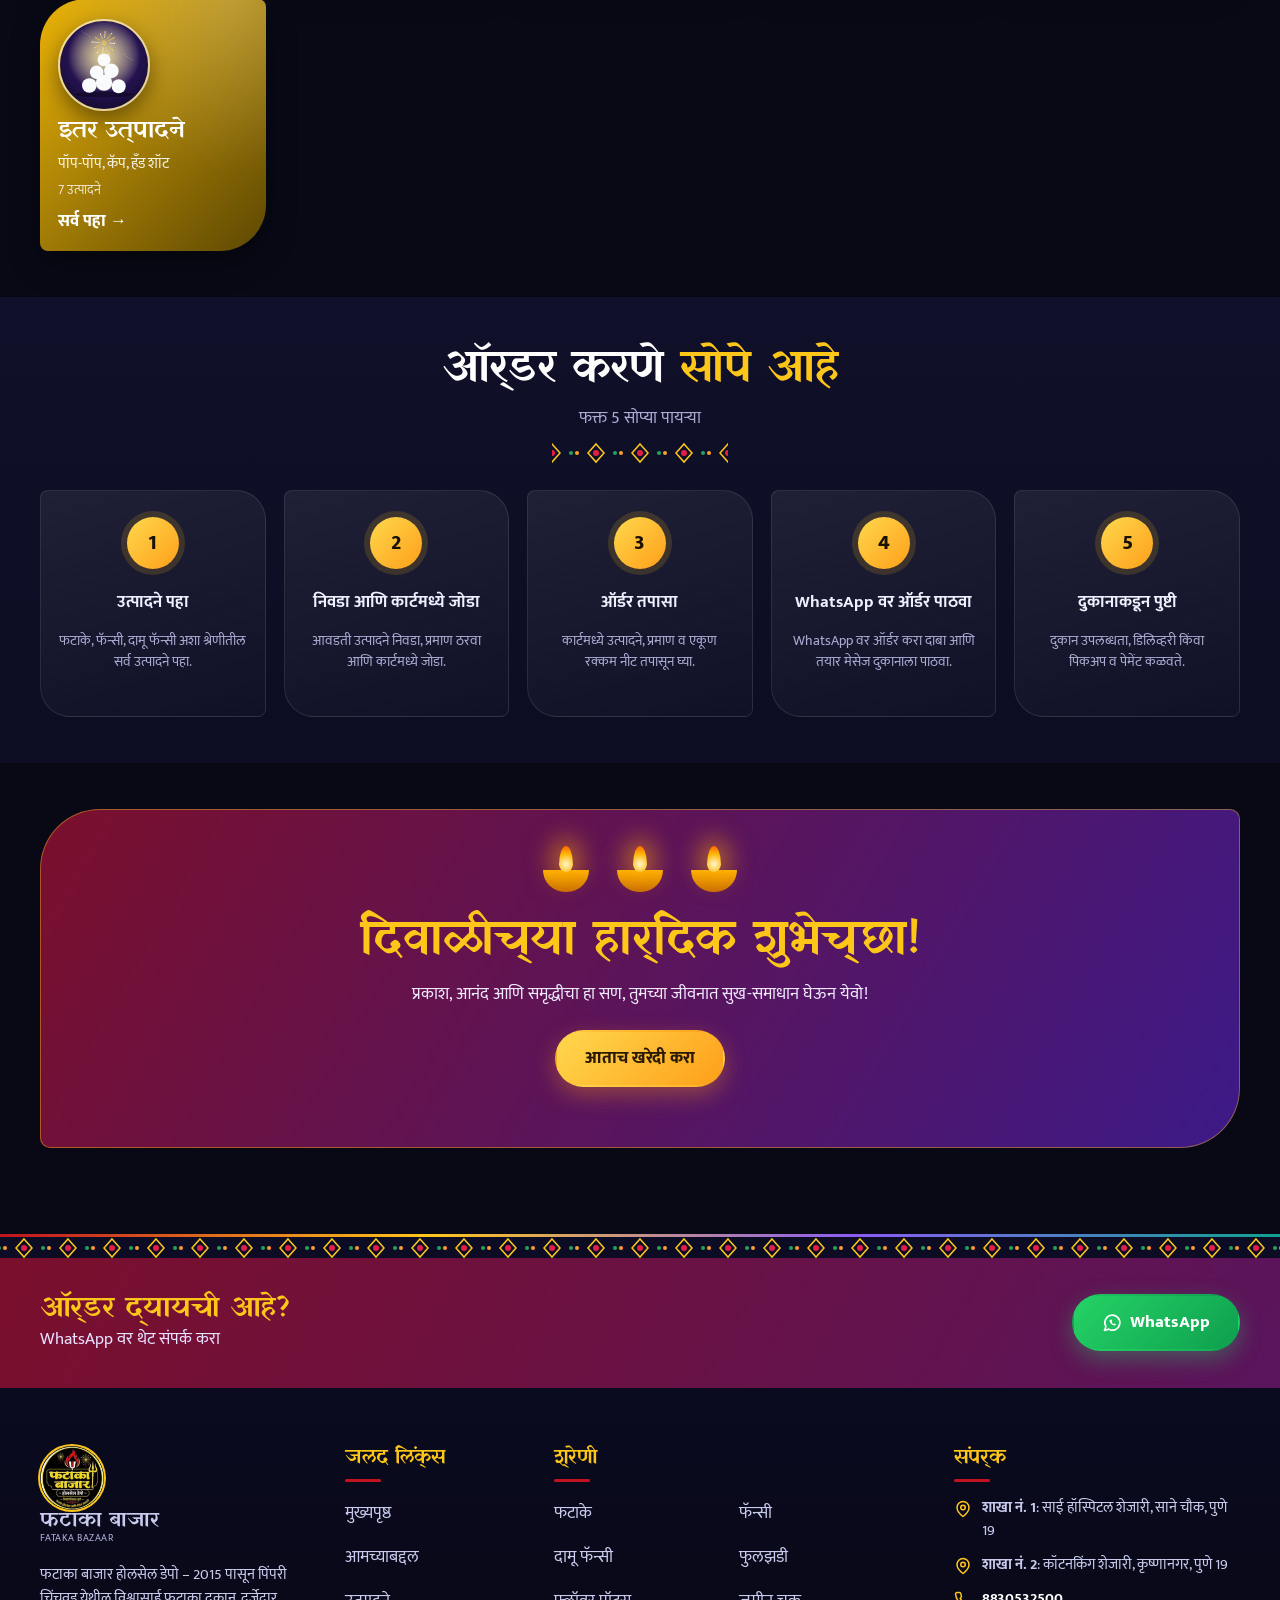
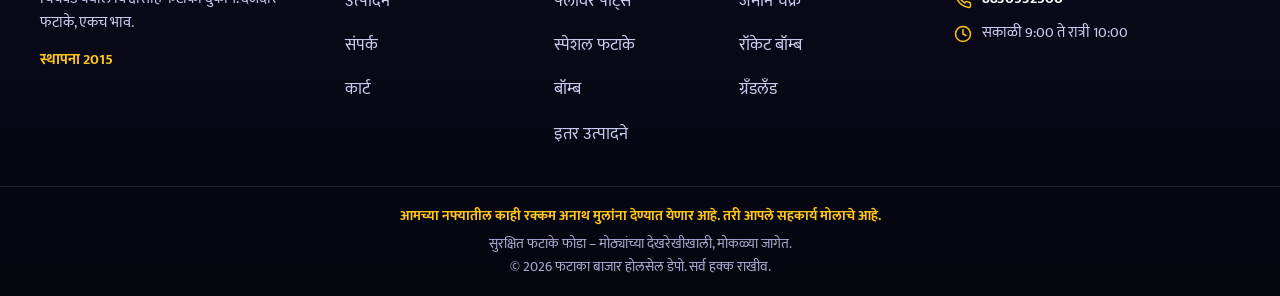
<file: products.html>
<!doctype html>
<html lang="mr">
<head>
<meta charset="utf-8">
<meta name="viewport" content="width=device-width,initial-scale=1">
<title>Fataka Bazaar</title>
<meta name="description" content="Fataka Bazaar Wholesale Depot - Pimpri Chinchwad, Pune. Fixed rate crackers, order on WhatsApp.">
<link rel="preconnect" href="https://fonts.googleapis.com"><link rel="preconnect" href="https://fonts.gstatic.com" crossorigin>
<link href="https://fonts.googleapis.com/css2?family=Mukta:wght@400;600;700;800&family=Yatra+One&display=swap" rel="stylesheet">
<link rel="icon" href="images/logo.png">
<link rel="stylesheet" href="css/style.css">
</head>
<body data-page="products">
<div id="site-header"></div>
<main>
<section class="page-hero hero-products">
  <canvas class="fw-canvas"></canvas>
  <span class="orb" style="width:340px;height:340px;background:#8b5cf6;left:-80px;top:10%"></span>
  <span class="orb" style="width:300px;height:300px;background:#e11d48;right:-60px;bottom:8%;animation-delay:-3s"></span>
  <div class="container hero-inner">
    <span class="eyebrow" data-i18n="hero_prod_eb"></span>
    <h1 data-i18n="hero_prod_t"></h1>
    <p data-i18n="hero_prod_p"></p>
  </div>
  <a class="scroll-cue" href="#start"><span data-i18n="scroll"></span><svg viewBox="0 0 24 24" fill="none" stroke="currentColor" stroke-width="2.5" stroke-linecap="round" stroke-linejoin="round"><path d="m6 9 6 6 6-6"/></svg></a>
</section>
<span id="start"></span>
<section class="section "><div class="container">
<div class="sec-title reveal"><h2 data-i18n="catalog_t"></h2></div><div class="toolbar"><div class="chips" id="chips"></div><div class="tools"><input id="pq" type="search" data-i18n-ph="page_search_ph"><select id="sort"></select></div></div><div id="catalog"></div>
</div></section>
<section class="section alt"><div class="container">
<div class="sec-title reveal"><h2 data-i18n="steps_t"></h2><p data-i18n="steps_p"></p></div><div class="steps-grid"></div>
</div></section>
<section class="section"><div class="container"><div class="wish reveal"><span class="diya"></span><span class="diya"></span><span class="diya"></span><h2 data-i18n="wish_t"></h2><p data-i18n="wish_p"></p><a class="btn btn-gold" href="products.html" data-i18n="shop_now"></a></div></div></section>
</main>
<div id="site-footer"></div>
<script src="js/data.js"></script>
<script src="js/app.js"></script>
</body>
</html>
</file>
<file: css/style.css>
/* ============ FATAKA BAZAR - PREMIUM THEME ============ */
:root{--bg:#090916;--bg2:#10102a;--card:#15153b;--gold:#ffc61a;--gold2:#ff9f1a;--red:#c1121f;--teal:#0fa38f;--text:#eef0ff;--muted:#a9abd2;--hh:72px;--rad:30px 8px 30px 8px;--rad2:8px 30px 8px 30px}
*{box-sizing:border-box;margin:0;padding:0}
html{scroll-behavior:smooth}
body{font-family:'Mukta','Poppins',sans-serif;background:var(--bg);color:var(--text);line-height:1.6;overflow-x:hidden;font-size:17px}
body::before{content:'';position:fixed;inset:0;z-index:-1;background:radial-gradient(circle at 15% 10%,rgba(139,92,246,.18),transparent 40%),radial-gradient(circle at 90% 30%,rgba(225,29,72,.14),transparent 40%),radial-gradient(circle at 50% 100%,rgba(255,198,26,.08),transparent 45%)}
img,svg{max-width:100%;display:block}
a{color:inherit}
button,input,select,textarea{font:inherit;color:inherit}
.container{width:min(1200px,100% - 32px);margin-inline:auto}
[hidden]{display:none!important}
h1,h2,h3{font-family:'Yatra One','Mukta',serif;font-weight:400;line-height:1.2}
.js .reveal{opacity:0;transform:translateY(32px);transition:opacity .7s ease,transform .7s ease}
.js .reveal.in{opacity:1;transform:none}

/* ---------- Header ---------- */
.site-header{position:sticky;top:0;z-index:900;background:rgba(9,9,22,.8);backdrop-filter:blur(16px);-webkit-backdrop-filter:blur(16px);border-bottom:1px solid rgba(255,198,26,.2);transition:background .3s,box-shadow .3s}
.site-header.scrolled{background:rgba(9,9,22,.97);box-shadow:0 10px 30px rgba(0,0,0,.55)}
.hdr-in{display:flex;align-items:center;gap:16px;height:var(--hh)}
.brand{display:flex;align-items:center;gap:10px;text-decoration:none;color:var(--gold);font-family:'Yatra One',serif;font-size:1.3rem;line-height:1.05;flex-shrink:0}
.brand svg{width:46px;height:46px;transition:transform .6s}
.brand:hover svg{transform:rotate(360deg)}
.brand small{display:block;font-family:'Mukta',sans-serif;font-size:.62rem;color:var(--muted);letter-spacing:.05em;margin-top:2px}
.nav{display:flex;gap:4px;margin-left:8px}
.nav a{position:relative;padding:8px 14px;text-decoration:none;font-weight:700;border-radius:30px;transition:color .3s,background .3s}
.nav a::after{content:'';position:absolute;left:50%;bottom:3px;width:0;height:2px;background:var(--gold);transform:translateX(-50%);transition:width .3s}
.nav a:hover,.nav a.active{color:var(--gold)}
.nav a:hover::after,.nav a.active::after{width:58%}
.hdr-actions{margin-left:auto;display:flex;align-items:center;gap:10px}
.search{position:relative}
.search input{width:230px;height:42px;padding:0 44px 0 16px;border-radius:30px;border:1px solid rgba(255,255,255,.14);background:rgba(255,255,255,.07);outline:none;transition:.3s}
.search input:focus{border-color:var(--gold);box-shadow:0 0 0 3px rgba(255,198,26,.18);width:270px;background:rgba(255,255,255,.1)}
.search button{position:absolute;right:4px;top:4px;width:34px;height:34px;border:0;border-radius:50%;background:transparent;cursor:pointer;display:grid;place-items:center}
.search button svg{width:18px;height:18px}
.suggest{position:absolute;top:48px;left:0;right:0;background:#14143a;border:1px solid rgba(255,198,26,.3);border-radius:16px;overflow:hidden;display:none;box-shadow:0 20px 40px rgba(0,0,0,.5);min-width:260px;z-index:5}
.suggest.show{display:block}
.suggest button{position:static;width:100%;height:auto;border-radius:0;display:flex;justify-content:space-between;gap:10px;padding:10px 14px;text-align:left;border-bottom:1px solid rgba(255,255,255,.06)}
.suggest button:hover{background:rgba(255,198,26,.12)}
.suggest b{color:var(--gold);font-weight:700}
.icon-btn,.lang-btn{position:relative;height:42px;min-width:42px;border-radius:30px;border:1px solid rgba(255,255,255,.14);background:rgba(255,255,255,.07);cursor:pointer;display:grid;place-items:center;transition:.3s;text-decoration:none}
.icon-btn svg{width:20px;height:20px}
.icon-btn:hover,.lang-btn:hover{background:var(--gold);color:#1a1200;border-color:var(--gold);transform:translateY(-2px)}
.lang-btn{padding:0 14px;font-weight:700;font-size:.9rem;display:flex;align-items:center;gap:6px}
.lang-btn svg{width:18px;height:18px}
.icon-btn.wa{background:#25d366;border-color:#25d366;color:#fff}
.icon-btn.wa:hover{background:#1ebe5b;color:#fff}
.badge{position:absolute;top:-6px;right:-6px;min-width:20px;height:20px;border-radius:10px;background:var(--red);color:#fff;font-size:.72rem;font-weight:800;display:grid;place-items:center;padding:0 5px;border:2px solid var(--bg)}
.badge.bump{animation:bump .4s}
@keyframes bump{50%{transform:scale(1.5)}}
.burger{display:none}
.mobile-search{display:none}

/* ---------- Buttons ---------- */
.btn{position:relative;overflow:hidden;display:inline-flex;align-items:center;justify-content:center;gap:8px;padding:13px 28px;border-radius:30px;border:2px solid transparent;font-weight:800;text-decoration:none;cursor:pointer;transition:transform .3s,box-shadow .3s,background .35s,color .35s,border-color .35s}
.btn::after{content:'';position:absolute;top:0;left:-70%;width:50%;height:100%;background:linear-gradient(100deg,transparent,rgba(255,255,255,.55),transparent);transform:skewX(-20deg);transition:left .6s}
.btn:hover::after{left:130%}
.btn:hover{transform:translateY(-3px)}
.btn-gold{background:linear-gradient(135deg,#ffd84d,#ff9f1a);color:#2a1a00;box-shadow:0 8px 22px rgba(255,159,26,.35)}
.btn-gold:hover{background:linear-gradient(135deg,#e11d48,#7a0f2c);color:#fff;box-shadow:0 10px 26px rgba(225,29,72,.5)}
.btn-outline{border-color:rgba(255,255,255,.4);background:rgba(255,255,255,.04)}
.btn-outline:hover{background:var(--gold);color:#1a1200;border-color:var(--gold)}
.btn-wa{background:linear-gradient(135deg,#25d366,#0e9f4e);color:#fff;box-shadow:0 8px 22px rgba(37,211,102,.35)}
.btn-wa:hover{background:linear-gradient(135deg,#ffd84d,#ff9f1a);color:#2a1a00}
.btn-sm{padding:9px 16px;font-size:.92rem;width:100%}
.btn-row{display:flex;flex-wrap:wrap;gap:14px}

/* ---------- Hero / slider ---------- */
.slider,.page-hero{position:relative;height:calc(100svh - var(--hh));min-height:540px;overflow:hidden;isolation:isolate}
.fw-canvas{position:absolute;inset:0;width:100%;height:100%;z-index:1;pointer-events:none}
.slide{position:absolute;inset:0;opacity:0;visibility:hidden;transition:opacity 1s,visibility 1s;display:flex;align-items:center}
.slide.active{opacity:1;visibility:visible;z-index:2}
.slide.s1{background:radial-gradient(circle at 75% 40%,rgba(255,159,26,.35),transparent 45%),linear-gradient(135deg,#1b0836,#4a0a35 55%,#090916)}
.slide.s2{background:radial-gradient(circle at 75% 40%,rgba(139,92,246,.45),transparent 45%),linear-gradient(135deg,#090f35,#2a1066 55%,#090916)}
.slide.s3{background:radial-gradient(circle at 75% 40%,rgba(15,163,143,.45),transparent 45%),linear-gradient(135deg,#04211f,#0b3b3a 50%,#090916)}
.slide-in{display:grid;grid-template-columns:1.1fr .9fr;align-items:center;gap:30px;position:relative;z-index:3}
.slide-txt .eyebrow{transform:translateY(20px);opacity:0}
.slide-txt h1,.slide-txt p,.slide-txt .btn-row{transform:translateY(30px);opacity:0}
.slide.active .slide-txt>*{animation:rise .8s forwards}
.slide.active .slide-txt>*:nth-child(2){animation-delay:.15s}
.slide.active .slide-txt>*:nth-child(3){animation-delay:.3s}
.slide.active .slide-txt>*:nth-child(4){animation-delay:.45s}
@keyframes rise{to{opacity:1;transform:none}}
.eyebrow{display:inline-block;padding:6px 18px;border-radius:30px;background:rgba(255,198,26,.14);border:1px solid rgba(255,198,26,.45);color:var(--gold);font-weight:700;font-size:.9rem;margin-bottom:16px}
.slide-txt h1,.hero-inner h1{font-size:clamp(2.6rem,7vw,5.2rem);color:#fff;text-shadow:0 6px 30px rgba(0,0,0,.5)}
.slide-txt h1 span,.hero-inner h1 span,.sec-title h2 span{color:var(--gold)}
.slide-txt h1 small{display:block;font-family:'Mukta',sans-serif;font-size:.38em;font-weight:800;letter-spacing:.05em;color:#fff;margin-top:6px}
.slide-txt p,.hero-inner p{font-size:clamp(1.05rem,2.2vw,1.5rem);color:#e7e7ff;margin:16px 0 28px;max-width:560px}
.slide-art{position:relative;width:min(430px,100%);margin-inline:auto;aspect-ratio:1;animation:float 5s ease-in-out infinite}
.slide-art::before{content:'';position:absolute;inset:-6%;border-radius:50%;border:2px dashed rgba(255,198,26,.35);animation:spin 30s linear infinite}
.slide-art svg{position:relative;width:100%;height:100%;filter:drop-shadow(0 20px 40px rgba(0,0,0,.5))}
@keyframes float{50%{transform:translateY(-18px)}}
@keyframes spin{to{transform:rotate(360deg)}}
.arrow{position:absolute;top:50%;transform:translateY(-50%);z-index:5;width:48px;height:48px;border-radius:50%;border:1px solid rgba(255,255,255,.4);background:rgba(0,0,0,.35);font-size:1.6rem;cursor:pointer;transition:.3s}
.arrow:hover{background:var(--gold);color:#1a1200;transform:translateY(-50%) scale(1.12)}
.arrow.prev{left:14px}.arrow.next{right:14px}
.dots{position:absolute;bottom:22px;left:50%;transform:translateX(-50%);z-index:5;display:flex;gap:10px}
.dots button{position:relative;width:40px;height:6px;border:0;border-radius:6px;background:rgba(255,255,255,.3);cursor:pointer;overflow:hidden}
.dots button.active::after{content:'';position:absolute;inset:0;background:var(--gold);transform-origin:left;animation:fill 5.5s linear forwards}
@keyframes fill{from{transform:scaleX(0)}to{transform:scaleX(1)}}
.page-hero{display:grid;place-items:center;text-align:center;background:linear-gradient(180deg,rgba(9,9,22,.5),rgba(9,9,22,.92)),var(--hero-img,none) center/cover no-repeat,radial-gradient(circle at 30% 30%,var(--h1,#5b1a6e),var(--h2,#0a0a2a) 70%)}
.hero-about{--hero-img:url('../images/banners/hero-about.svg');--h1:#6a1b4d;--h2:#120a2e}
.hero-products{--hero-img:url('../images/banners/hero-products.svg');--h1:#0e5a63;--h2:#0a1230}
.hero-category{--hero-img:url('../images/banners/hero-category.svg');--h1:#8a1230;--h2:#1a0a2a}
.hero-cart{--hero-img:url('../images/banners/hero-cart.svg');--h1:#7a5200;--h2:#1a0a1a}
.hero-contact{--hero-img:url('../images/banners/hero-contact.svg');--h1:#2b2f8f;--h2:#0b0a28}
.hero-inner{position:relative;z-index:3;display:flex;flex-direction:column;align-items:center;padding-block:40px}
.hero-inner p{margin-inline:auto}
.scroll-cue{position:absolute;bottom:22px;left:50%;transform:translateX(-50%);z-index:4;text-decoration:none;font-size:.85rem;color:var(--muted);display:flex;flex-direction:column;align-items:center;gap:4px;animation:bounce 1.8s infinite}
.scroll-cue svg{width:22px;height:22px}
@keyframes bounce{50%{transform:translate(-50%,8px)}}
.orb{position:absolute;border-radius:50%;filter:blur(60px);opacity:.45;z-index:0;animation:float 7s ease-in-out infinite}

/* ---------- Sections ---------- */
.section{padding:84px 0;position:relative}
.section.alt{background:linear-gradient(180deg,var(--bg2),#0c0c22)}
.sec-title{text-align:center;margin-bottom:44px}
.sec-title h2{font-size:clamp(1.9rem,4.2vw,2.8rem);color:#fff}
.sec-title p{color:var(--muted);margin-top:8px}
.sec-title::after{content:'';display:block;width:90px;height:4px;margin:16px auto 0;border-radius:4px;background:linear-gradient(90deg,transparent,var(--gold),transparent)}

/* categories */
.cat-grid{display:grid;grid-template-columns:repeat(4,1fr);gap:22px}
.cat-card{position:relative;display:flex;flex-direction:column;gap:6px;padding:26px 22px 20px;min-height:250px;color:#fff;text-decoration:none;border-radius:46px 8px 46px 8px;background:linear-gradient(135deg,var(--c1),var(--c2));overflow:hidden;box-shadow:0 12px 30px rgba(0,0,0,.4);transition:transform .45s,border-radius .5s,box-shadow .45s}
.cat-card::before{content:'';position:absolute;inset:0;background:radial-gradient(circle at 85% 0,rgba(255,255,255,.3),transparent 55%);opacity:.6;transition:opacity .4s}
.cat-card:hover{transform:translateY(-10px);border-radius:8px 46px 8px 46px;box-shadow:0 22px 48px color-mix(in srgb,var(--c1) 60%,transparent)}
.cat-card:hover::before{opacity:1}
.cat-art{width:92px;height:92px;transition:transform .5s;position:relative}
.cat-card:hover .cat-art{transform:scale(1.18) rotate(8deg)}
.cat-card h3{font-size:1.5rem;position:relative}
.cat-card p{font-size:.92rem;opacity:.9;position:relative}
.cat-card .cnt{font-size:.8rem;opacity:.8;position:relative}
.cat-card .go{margin-top:auto;font-weight:800;position:relative;display:inline-flex;gap:6px;transition:gap .3s}
.cat-card:hover .go{gap:14px}

/* features */
.feat-row{display:grid;grid-template-columns:repeat(4,1fr);gap:18px}
.feat{display:flex;gap:14px;align-items:center;padding:20px;border-radius:var(--rad);border:1px solid rgba(255,198,26,.2);background:linear-gradient(135deg,rgba(255,255,255,.06),rgba(255,255,255,.02));transition:.4s}
.feat:hover{transform:translateY(-6px);border-color:var(--gold);background:linear-gradient(135deg,rgba(255,198,26,.2),rgba(225,29,72,.12));border-radius:var(--rad2)}
.feat .ic{flex:0 0 52px;height:52px;border-radius:50%;display:grid;place-items:center;background:rgba(255,198,26,.14);color:var(--gold);transition:.4s}
.feat:hover .ic{background:var(--gold);color:#1a1200;transform:rotate(360deg)}
.feat .ic svg{width:26px;height:26px}
.feat h4{font-size:1.05rem}
.feat p{font-size:.88rem;color:var(--muted)}

/* product cards */
.p-grid{display:grid;grid-template-columns:repeat(auto-fill,minmax(205px,1fr));gap:20px}
.p-card{position:relative;display:flex;flex-direction:column;border-radius:var(--rad);overflow:hidden;background:linear-gradient(160deg,#1a1a48,#0f0f2c);border:1px solid rgba(255,255,255,.1);cursor:pointer;transition:transform .4s,box-shadow .4s,border-color .4s,border-radius .5s}
.p-card::before{content:'';position:absolute;inset:0;background:linear-gradient(120deg,transparent 30%,rgba(255,198,26,.18) 50%,transparent 70%);transform:translateX(-120%);transition:transform .8s;z-index:2;pointer-events:none}
.p-card:hover{transform:translateY(-8px);border-color:var(--gold);box-shadow:0 18px 40px rgba(255,159,26,.25);border-radius:var(--rad2)}
.p-card:hover::before{transform:translateX(120%)}
.p-img{position:relative;height:150px;display:grid;place-items:center;padding:14px;background:radial-gradient(circle at 50% 40%,rgba(255,255,255,.1),transparent 65%)}
.p-img svg,.p-img img{height:100%;width:auto;transition:transform .5s}
.p-card:hover .p-img svg,.p-card:hover .p-img img{transform:scale(1.14) rotate(-4deg)}
.p-tag{position:absolute;top:10px;left:10px;padding:3px 11px;font-size:.72rem;font-weight:800;border-radius:20px;background:rgba(255,198,26,.18);color:var(--gold);transition:.3s}
.p-card:hover .p-tag{background:var(--red);color:#fff}
.p-body{padding:12px 14px 16px;display:flex;flex-direction:column;gap:8px;flex:1}
.p-body h3{font-family:'Mukta',sans-serif;font-weight:700;font-size:1.02rem;line-height:1.3;min-height:2.6em}
.p-price{color:var(--gold);font-weight:800;font-size:1.25rem}
.mini-qty,.qty{display:inline-flex;align-items:center;border:1px solid rgba(255,255,255,.2);border-radius:30px;overflow:hidden;width:fit-content}
.mini-qty{margin-top:auto}
.mini-qty button,.qty button{width:32px;height:32px;border:0;background:rgba(255,255,255,.08);cursor:pointer;font-size:1.1rem;font-weight:800;transition:.25s}
.mini-qty button:hover,.qty button:hover{background:var(--gold);color:#1a1200}
.mini-qty input{width:36px;text-align:center;border:0;background:transparent;font-weight:700}
.qty em{min-width:36px;text-align:center;font-style:normal;font-weight:800}
.group-head{display:flex;align-items:center;justify-content:space-between;margin:40px 0 18px;padding-bottom:10px;border-bottom:1px solid rgba(255,198,26,.25)}
.group-head:first-child{margin-top:0}
.group-head h3{font-size:1.7rem;color:var(--gold)}
.group-head a{text-decoration:none;font-weight:700;transition:color .3s}
.group-head a:hover{color:var(--gold)}
.toolbar{display:flex;flex-wrap:wrap;gap:12px;align-items:center;justify-content:space-between;margin-bottom:28px}
.chips{display:flex;flex-wrap:wrap;gap:10px}
.chip{display:inline-block;padding:8px 18px;border-radius:30px;font-weight:700;font-size:.92rem;border:1px solid rgba(255,255,255,.2);background:rgba(255,255,255,.05);text-decoration:none;transition:.3s}
a.chip:hover,.chip.active{background:var(--gold);color:#1a1200;border-color:var(--gold);transform:translateY(-2px)}
.tools{display:flex;gap:10px;flex-wrap:wrap}
.tools input,.tools select,.field input,.field select,.field textarea,.coupon input{height:44px;padding:0 16px;border-radius:14px;border:1px solid rgba(255,255,255,.18);background:rgba(255,255,255,.07);outline:none;transition:.3s;width:100%}
.tools select option,.field select option{background:#14143a}
.tools input:focus,.tools select:focus,.field input:focus,.field select:focus,.field textarea:focus,.coupon input:focus{border-color:var(--gold);box-shadow:0 0 0 3px rgba(255,198,26,.18)}
.tools input{width:220px}.tools select{width:auto}
.empty{text-align:center;padding:50px 20px;color:var(--muted)}
.empty .btn{margin-top:16px}

/* steps */
.steps-grid{display:grid;grid-template-columns:repeat(5,1fr);gap:18px;position:relative}
.step{position:relative;padding:26px 18px 22px;text-align:center;border-radius:var(--rad2);background:linear-gradient(160deg,rgba(255,255,255,.07),rgba(255,255,255,.02));border:1px solid rgba(255,255,255,.1);transition:.4s}
.step:hover{transform:translateY(-8px);border-color:var(--gold);border-radius:var(--rad);background:linear-gradient(160deg,rgba(255,198,26,.18),rgba(139,92,246,.12))}
.step .num{width:52px;height:52px;margin:0 auto 12px;border-radius:50%;display:grid;place-items:center;font-weight:800;font-size:1.3rem;color:#1a1200;background:linear-gradient(135deg,#ffd84d,#ff9f1a);box-shadow:0 0 0 6px rgba(255,198,26,.15);transition:.4s}
.step:hover .num{transform:scale(1.15) rotate(10deg)}
.step h4{font-size:1.05rem;margin-bottom:6px}
.step p{font-size:.88rem;color:var(--muted)}

/* tiers + wish */
.tiers{display:flex;flex-wrap:wrap;justify-content:center;gap:16px;margin-top:6px}
.tier{padding:18px 30px;border-radius:var(--rad);background:rgba(255,255,255,.07);border:1px solid rgba(255,198,26,.35);text-align:center;transition:.4s}
.tier:hover{background:var(--gold);color:#1a1200;transform:translateY(-6px) scale(1.04);border-radius:var(--rad2)}
.tier b{display:block;font-size:2rem;font-family:'Yatra One',serif;color:var(--gold);transition:.3s}
.tier:hover b{color:#7a0f2c}
.wish{position:relative;overflow:hidden;text-align:center;padding:60px 24px;border-radius:60px 10px 60px 10px;background:linear-gradient(120deg,#7a0f2c,#3b1a8a 55%,#7a0f2c);background-size:200% 100%;animation:shimmer 8s linear infinite;border:1px solid rgba(255,198,26,.4)}
@keyframes shimmer{to{background-position:200% 0}}
.wish h2{font-size:clamp(1.8rem,4.5vw,3rem);color:var(--gold)}
.wish p{max-width:640px;margin:12px auto 22px;color:#f0e8ff}
.diya{display:inline-block;width:46px;height:22px;border-radius:0 0 46px 46px;background:linear-gradient(#ffb300,#c76a00);position:relative;margin:0 14px 10px}
.diya::before{content:'';position:absolute;left:50%;top:-24px;width:14px;height:26px;margin-left:-7px;border-radius:50% 50% 50% 50%/70% 70% 30% 30%;background:radial-gradient(circle at 50% 70%,#fff6c9,#ffb300 55%,#ff5a00);animation:flame 1s ease-in-out infinite alternate;box-shadow:0 0 24px 8px rgba(255,170,0,.55)}
@keyframes flame{to{transform:scale(1.15,.92) rotate(3deg)}}

/* about */
.split{display:grid;grid-template-columns:1fr 1fr;gap:44px;align-items:center}
.split .art{max-width:430px;margin-inline:auto;animation:float 5s ease-in-out infinite}
.split p{color:#d8d9f5;margin-bottom:14px}
.checks{list-style:none;margin-top:18px;display:grid;gap:10px}
.checks li{display:flex;gap:10px;align-items:flex-start;font-weight:600}
.checks li::before{content:'✓';flex:0 0 26px;height:26px;border-radius:50%;display:grid;place-items:center;background:var(--gold);color:#1a1200;font-weight:900;font-size:.85rem}
.stats{display:grid;grid-template-columns:repeat(4,1fr);gap:18px}
.stat{text-align:center;padding:28px 12px;border-radius:var(--rad);background:linear-gradient(135deg,rgba(255,255,255,.07),rgba(255,255,255,.02));border:1px solid rgba(255,198,26,.25);transition:.4s}
.stat:hover{transform:translateY(-6px);border-radius:var(--rad2);border-color:var(--gold)}
.stat b{font-family:'Yatra One',serif;font-size:2.8rem;color:var(--gold);display:block;line-height:1.1}
.stat span{color:var(--muted);font-weight:600}
.csr{display:flex;gap:20px;align-items:center;padding:34px;border-radius:var(--rad);background:linear-gradient(120deg,rgba(255,198,26,.14),rgba(225,29,72,.12));border:1px solid rgba(255,198,26,.35)}
.csr svg{flex:0 0 64px;height:64px;color:var(--gold)}
.csr p{font-size:1.15rem;font-weight:600}
.branches{display:grid;grid-template-columns:repeat(2,1fr);gap:22px}
.branch{padding:26px;border-radius:var(--rad);background:linear-gradient(160deg,#1a1a48,#0f0f2c);border:1px solid rgba(255,255,255,.12);transition:.4s}
.branch:hover{border-color:var(--gold);transform:translateY(-6px);border-radius:var(--rad2);box-shadow:0 16px 36px rgba(255,159,26,.2)}
.branch h3{color:var(--gold);margin-bottom:6px}
.branch p{color:#d8d9f5;margin-bottom:14px}
.quote{text-align:center;font-family:'Yatra One',serif;font-size:clamp(1.4rem,3.4vw,2.2rem);padding:44px 20px;border-radius:var(--rad);border:1px solid rgba(255,198,26,.3);background:rgba(255,255,255,.04);color:var(--gold)}

/* contact */
.contact-grid{display:grid;grid-template-columns:1fr 1.1fr;gap:28px}
.panel{padding:28px;border-radius:var(--rad);background:linear-gradient(160deg,#1a1a48,#0f0f2c);border:1px solid rgba(255,255,255,.12)}
.panel h3{font-size:1.6rem;margin-bottom:18px}
.panel h3 span{color:var(--gold)}
.info-item{display:flex;gap:14px;padding:14px 0;border-bottom:1px solid rgba(255,255,255,.08)}
.info-item:last-of-type{border:0}
.info-item .ic{flex:0 0 46px;height:46px;border-radius:50%;display:grid;place-items:center;background:rgba(255,198,26,.14);color:var(--gold);transition:.4s}
.info-item:hover .ic{background:var(--gold);color:#1a1200;transform:scale(1.1) rotate(10deg)}
.info-item .ic svg{width:22px;height:22px}
.info-item small{color:var(--muted);display:block}
.info-item a{text-decoration:none}
.info-item a:hover{color:var(--gold)}
.field{display:grid;gap:6px;margin-bottom:14px}
.field label{font-weight:700;font-size:.92rem}
.field textarea{height:auto;min-height:110px;padding:12px 16px;resize:vertical}
.field.err input,.field.err textarea{border-color:#ff5470}
.field .em{color:#ff8da1;font-size:.82rem;min-height:1em}
.radios{display:flex;gap:12px;flex-wrap:wrap}
.radios label{display:flex;align-items:center;gap:8px;padding:10px 18px;border:1px solid rgba(255,255,255,.2);border-radius:30px;cursor:pointer;transition:.3s;font-weight:700}
.radios label:has(input:checked){background:var(--gold);color:#1a1200;border-color:var(--gold)}
.radios input{accent-color:#c1121f}
.map{margin-top:22px;border-radius:var(--rad2);overflow:hidden;border:1px solid rgba(255,198,26,.3);height:260px}
.map iframe{width:100%;height:100%;border:0;filter:invert(.9) hue-rotate(180deg) saturate(.8)}
details{border-radius:18px;background:rgba(255,255,255,.05);border:1px solid rgba(255,255,255,.12);margin-bottom:12px;overflow:hidden;transition:.3s}
details[open],details:hover{border-color:var(--gold)}
summary{cursor:pointer;padding:16px 20px;font-weight:800;list-style:none;display:flex;justify-content:space-between;gap:10px}
summary::after{content:'+';color:var(--gold);font-size:1.4rem;line-height:1;transition:transform .3s}
details[open] summary::after{transform:rotate(45deg)}
details p{padding:0 20px 18px;color:#d8d9f5}

/* cart */
.cart-layout{display:grid;grid-template-columns:1.5fr 1fr;gap:26px;align-items:start}
.cart-list{display:grid;gap:14px}
.ci{display:grid;grid-template-columns:70px 1fr auto;gap:14px;align-items:center;padding:12px 14px;border-radius:20px 6px 20px 6px;background:rgba(255,255,255,.06);border:1px solid rgba(255,255,255,.1);transition:.3s}
.ci:hover{border-color:var(--gold);background:rgba(255,198,26,.08)}
.ci-img{width:70px;height:70px;display:grid;place-items:center;border-radius:16px;background:rgba(255,255,255,.07);padding:6px}
.ci-img svg,.ci-img img{height:100%;width:auto}
.ci-info{display:grid;gap:4px}
.ci-info span{color:var(--muted);font-size:.9rem}
.ci-end{display:flex;flex-direction:column;align-items:flex-end;gap:8px}
.ci-end strong{color:var(--gold);font-size:1.1rem}
.rm{width:28px;height:28px;border-radius:50%;border:0;background:rgba(255,84,112,.18);color:#ff8da1;cursor:pointer;transition:.3s}
.rm:hover{background:#ff5470;color:#fff;transform:rotate(90deg)}
.sum-row{display:flex;justify-content:space-between;padding:8px 0;color:#d8d9f5}
.sum-row.total{border-top:1px dashed rgba(255,198,26,.5);margin-top:8px;padding-top:14px;font-size:1.4rem;font-weight:800;color:var(--gold)}
.sum-row.disc{color:#6ee7a1}
.hint{margin:12px 0;padding:10px 14px;border-radius:12px;background:rgba(37,211,102,.12);border:1px dashed rgba(37,211,102,.5);font-size:.9rem;color:#9bf0c0}
.coupon{display:flex;gap:8px;margin:12px 0}
.coupon .btn{padding:0 18px;height:44px}
.cmsg{font-size:.85rem;min-height:1.2em;margin-bottom:8px}
.note{font-size:.82rem;color:var(--muted);margin:10px 0 14px}
.sticky{position:sticky;top:calc(var(--hh) + 16px)}

/* drawer / modal / toast */
.overlay{position:fixed;inset:0;z-index:1000;background:rgba(3,3,12,.7);backdrop-filter:blur(4px);opacity:0;visibility:hidden;transition:.35s}
.drawer{position:fixed;top:0;right:0;bottom:0;width:min(440px,100%);z-index:1001;background:linear-gradient(180deg,#171744,#0c0c25);border-left:1px solid rgba(255,198,26,.35);display:flex;flex-direction:column;transform:translateX(105%);transition:transform .45s cubic-bezier(.2,.8,.2,1)}
body.drawer-open .overlay,body.modal-open .overlay{opacity:1;visibility:visible}
body.drawer-open .drawer{transform:none}
.drawer-head{display:flex;justify-content:space-between;align-items:center;padding:18px 20px;border-bottom:1px solid rgba(255,255,255,.1)}
.drawer-head h3{font-size:1.5rem;color:var(--gold)}
.x-btn{width:38px;height:38px;border-radius:50%;border:1px solid rgba(255,255,255,.25);background:transparent;cursor:pointer;font-size:1rem;transition:.3s}
.x-btn:hover{background:var(--red);border-color:var(--red);transform:rotate(90deg)}
.drawer-body{flex:1;overflow:auto;padding:14px 16px;display:grid;gap:12px;align-content:start}
.drawer .ci{grid-template-columns:58px 1fr auto}
.drawer .ci-img{width:58px;height:58px}
.drawer-foot{padding:16px 20px;border-top:1px solid rgba(255,255,255,.1);background:rgba(0,0,0,.25)}
.drawer-foot .btn-row{margin-top:12px}
.drawer-foot .btn{flex:1;padding:12px 10px}
.modal{position:fixed;inset:0;z-index:1002;display:grid;place-items:center;padding:16px;pointer-events:none;opacity:0;visibility:hidden;transition:.35s}
.modal.show{opacity:1;visibility:visible;pointer-events:auto}
.modal-box{position:relative;width:min(860px,100%);max-height:92vh;overflow:auto;border-radius:44px 10px 44px 10px;background:linear-gradient(160deg,#1c1c52,#0d0d28);border:1px solid rgba(255,198,26,.45);box-shadow:0 30px 80px rgba(0,0,0,.7);transform:scale(.92) translateY(20px);transition:transform .4s cubic-bezier(.2,.8,.2,1)}
.modal.show .modal-box{transform:none}
.modal-box .x-btn{position:absolute;top:14px;right:14px;z-index:3;background:rgba(0,0,0,.4)}
.m-grid{display:grid;grid-template-columns:1fr 1.1fr}
.m-img{display:grid;place-items:center;padding:30px;background:radial-gradient(circle at 50% 45%,rgba(255,198,26,.2),transparent 70%);min-height:300px}
.m-img svg,.m-img img{width:min(280px,100%);height:auto;animation:float 4s ease-in-out infinite}
.m-info{padding:34px 30px 30px;display:flex;flex-direction:column;gap:12px;justify-content:center}
.m-info h3{font-size:1.9rem}
.m-price{font-size:2rem;font-weight:800;color:var(--gold)}
.m-info p{color:#d8d9f5}
.m-row{display:flex;gap:14px;align-items:center;flex-wrap:wrap}
.m-row .btn{flex:1}
.thanks .modal-box{width:min(480px,100%);text-align:center;padding:40px 28px}
.thanks h3{font-size:2.2rem;color:var(--gold);margin-bottom:10px}
.thanks p{color:#d8d9f5;margin-bottom:22px}
.thanks .diya{margin-top:20px}
.toast{position:fixed;left:50%;bottom:26px;transform:translate(-50%,120px);z-index:1100;padding:12px 24px;border-radius:30px;background:linear-gradient(135deg,#ffd84d,#ff9f1a);color:#2a1a00;font-weight:800;box-shadow:0 12px 30px rgba(0,0,0,.5);transition:transform .4s;max-width:92vw;text-align:center}
.toast.show{transform:translate(-50%,0)}
.toast.bad{background:#ff5470;color:#fff}

/* ---------- Footer ---------- */
.site-footer{position:relative;margin-top:40px;background:linear-gradient(180deg,#0c0c25,#06060f);border-top:3px solid transparent;border-image:linear-gradient(90deg,#c1121f,#ffc61a,#8b5cf6,#0fa38f) 1}
.ft-cta{margin-top:-1px;padding:34px 0;background:linear-gradient(120deg,#7a0f2c,#3b1a8a);background-size:200% 100%;animation:shimmer 10s linear infinite}
.ft-cta .container{display:flex;align-items:center;justify-content:space-between;gap:18px;flex-wrap:wrap}
.ft-cta h3{font-size:1.8rem;color:var(--gold)}
.ft-cta p{color:#eadfff}
.ft-grid{display:grid;grid-template-columns:1.5fr 1fr 1fr 1.4fr;gap:34px;padding:54px 0 34px}
.ft-grid h4{font-family:'Yatra One',serif;font-weight:400;font-size:1.25rem;color:var(--gold);margin-bottom:14px;position:relative;padding-bottom:8px}
.ft-grid h4::after{content:'';position:absolute;left:0;bottom:0;width:36px;height:3px;border-radius:3px;background:var(--red)}
.ft-grid ul{list-style:none;display:grid;gap:9px}
.ft-grid a{text-decoration:none;color:#c9cbee;transition:.3s;display:inline-block}
.ft-grid ul a:hover{color:var(--gold);transform:translateX(6px)}
.ft-about p{color:#c9cbee;margin:12px 0;font-size:.95rem}
.ft-line{display:flex;gap:10px;align-items:flex-start;color:#c9cbee;font-size:.93rem;margin-bottom:10px}
.ft-line svg{flex:0 0 18px;height:18px;margin-top:4px;color:var(--gold)}
.ft-bottom{border-top:1px solid rgba(255,255,255,.1);padding:18px 0;text-align:center;font-size:.88rem;color:var(--muted)}
.ft-bottom .tip{display:block;margin-bottom:6px;color:var(--gold);font-weight:700}
.wa-float{position:fixed;right:18px;bottom:18px;z-index:850;width:56px;height:56px;border-radius:50%;background:#25d366;display:grid;place-items:center;box-shadow:0 10px 26px rgba(37,211,102,.5);animation:pulse 2s infinite;transition:transform .3s}
.wa-float:hover{transform:scale(1.12)}
.wa-float svg{width:30px;height:30px;color:#fff}
@keyframes pulse{0%{box-shadow:0 0 0 0 rgba(37,211,102,.6)}100%{box-shadow:0 0 0 20px rgba(37,211,102,0)}}

/* admin */
.admin-table{width:100%;border-collapse:collapse;font-size:.92rem}
.admin-table th,.admin-table td{padding:8px;border-bottom:1px solid rgba(255,255,255,.1);text-align:left}
.admin-table input,.admin-table select{height:36px;padding:0 10px;border-radius:10px;border:1px solid rgba(255,255,255,.2);background:rgba(255,255,255,.07);width:100%}
.admin-table select option{background:#14143a}
.admin-wrap{overflow:auto}

/* ---------- Responsive ---------- */
@media (max-width:1100px){
  .cat-grid,.feat-row{grid-template-columns:repeat(2,1fr)}
  .steps-grid{grid-template-columns:repeat(3,1fr)}
  .ft-grid{grid-template-columns:1fr 1fr}
}
@media (max-width:980px){
  :root{--hh:64px}
  .hdr-actions .search{display:none}
  .burger{display:grid}
  .nav{position:fixed;top:var(--hh);left:0;right:0;flex-direction:column;gap:2px;margin:0;padding:0 16px;background:rgba(9,9,22,.98);max-height:0;overflow:hidden;transition:max-height .4s,padding .4s;border-bottom:1px solid rgba(255,198,26,.3)}
  .nav.open{max-height:520px;padding:12px 16px 18px}
  .nav a{padding:12px 14px;font-size:1.05rem}
  .mobile-search{display:block;margin-top:8px}
  .mobile-search input{width:100%}
  .slide-in,.split,.contact-grid,.cart-layout{grid-template-columns:1fr}
  .slide-in{text-align:center;gap:6px}
  .slide-txt p{margin-inline:auto}
  .slide-txt .btn-row{justify-content:center}
  .slide-art{width:min(230px,50vw)}
  .arrow{display:none}
  .sticky{position:static}
  .m-grid{grid-template-columns:1fr}
  .m-img{min-height:220px;padding:20px}
  .stats{grid-template-columns:repeat(2,1fr)}
}
@media (max-width:640px){
  body{font-size:16px}
  .section{padding:56px 0}
  .brand{font-size:1.1rem}.brand svg{width:40px;height:40px}.brand small{display:none}
  .hdr-in{gap:8px}.hdr-actions{gap:6px}
  .lang-btn span{display:none}.lang-btn{padding:0;width:42px;justify-content:center}
  .cat-grid{grid-template-columns:repeat(2,1fr);gap:12px}
  .cat-card{padding:18px 14px 14px;min-height:210px;border-radius:30px 6px 30px 6px}
  .cat-card h3{font-size:1.2rem}.cat-art{width:70px;height:70px}.cat-card p{font-size:.8rem}
  .feat-row{grid-template-columns:1fr 1fr;gap:10px}
  .feat{flex-direction:column;text-align:center;padding:16px 10px}
  .p-grid{grid-template-columns:repeat(2,1fr);gap:12px}
  .p-img{height:120px}.p-body{padding:10px}.p-body h3{font-size:.92rem}.p-price{font-size:1.1rem}
  .steps-grid{grid-template-columns:1fr 1fr}
  .branches{grid-template-columns:1fr}
  .tools input{width:100%}.tools{width:100%}
  .ci{grid-template-columns:56px 1fr auto}.ci-img{width:56px;height:56px}
  .csr{flex-direction:column;text-align:center}
  /* footer: side-by-side points, no empty right space */
  .ft-grid{grid-template-columns:1fr 1fr;gap:26px 18px;padding:40px 0 24px}
  .ft-about,.ft-contact{grid-column:1/-1}
  .ft-cta .container{flex-direction:column;text-align:center}
  .wa-float{width:50px;height:50px;right:12px;bottom:12px}
  .modal-box{border-radius:30px 8px 30px 8px}
}
@media (prefers-reduced-motion:reduce){*{animation:none!important;transition-duration:.01ms!important}.js .reveal{opacity:1;transform:none}}

/* fixes */
.m-info .chip{align-self:flex-start}
@media (max-width:640px){.ft-bottom{padding-bottom:80px}}

/* ===== UPDATE: compact layout, images, Diwali decoration, new pages ===== */
.brand img,.logo-img{width:54px;height:54px;border-radius:50%;box-shadow:0 0 0 2px var(--gold);transition:transform .6s}.brand:hover img{transform:rotate(360deg)}.ft-about .logo-img{width:64px;height:64px}
.site-header::after{content:'';display:block;height:16px;background:url("data:image/svg+xml,%3Csvg xmlns='http://www.w3.org/2000/svg' width='48' height='16'%3E%3Cpath d='M0 0h48v3H0z' fill='%23c9a46b'/%3E%3Ccircle cx='12' cy='8' r='6' fill='%23ff9d2e'/%3E%3Ccircle cx='12' cy='8' r='2.5' fill='%23ffd54a'/%3E%3Ccircle cx='36' cy='8' r='6' fill='%23ffc61a'/%3E%3Ccircle cx='36' cy='8' r='2.5' fill='%23e11d48'/%3E%3Cpath d='M23 3l2 9 2-9z' fill='%2322a35a'/%3E%3C/svg%3E") repeat-x;position:absolute;left:0;right:0;top:100%;pointer-events:none}
.sec-title::after{width:176px;height:22px;background:url("data:image/svg+xml,%3Csvg xmlns='http://www.w3.org/2000/svg' width='44' height='22'%3E%3Cpath d='M22 2l8 9-8 9-8-9z' fill='none' stroke='%23ffc61a' stroke-width='1.5'/%3E%3Ccircle cx='22' cy='11' r='3' fill='%23e11d48'/%3E%3Ccircle cx='3' cy='11' r='2' fill='%23ff9d2e'/%3E%3Ccircle cx='41' cy='11' r='2' fill='%2322a35a'/%3E%3C/svg%3E") repeat-x center;border-radius:0;margin-top:10px}
.site-footer::before{content:'';display:block;height:22px;background:url("data:image/svg+xml,%3Csvg xmlns='http://www.w3.org/2000/svg' width='44' height='22'%3E%3Cpath d='M22 2l8 9-8 9-8-9z' fill='none' stroke='%23ffc61a' stroke-width='1.5'/%3E%3Ccircle cx='22' cy='11' r='3' fill='%23e11d48'/%3E%3Ccircle cx='3' cy='11' r='2' fill='%23ff9d2e'/%3E%3Ccircle cx='41' cy='11' r='2' fill='%2322a35a'/%3E%3C/svg%3E") repeat-x center}
.slider{height:clamp(400px,72svh,560px);min-height:0}
.page-hero{height:auto;min-height:0;background:linear-gradient(180deg,rgba(9,9,22,.3),rgba(9,9,22,.78)),var(--hero-img,none) center/cover no-repeat,radial-gradient(circle at 30% 30%,var(--h1,#5b1a6e),var(--h2,#0a0a2a))}
.page-hero .scroll-cue{display:none}.hero-inner{padding-block:30px}.page-hero .hero-inner h1{font-size:clamp(2rem,5vw,3.1rem)}.page-hero .hero-inner p{margin:8px auto 0;font-size:1.05rem}
.slide.s1{background:linear-gradient(90deg,rgba(9,9,22,.88),rgba(9,9,22,.3)),url(../images/banners/hero1.svg) center/cover}
.slide.s2{background:linear-gradient(90deg,rgba(9,9,22,.88),rgba(9,9,22,.3)),url(../images/banners/hero2.svg) center/cover}
.slide.s3{background:linear-gradient(90deg,rgba(9,9,22,.88),rgba(9,9,22,.3)),url(../images/banners/hero3.svg) center/cover}
.slide-art{width:min(380px,100%)}.slide-art img{position:relative;width:100%;height:100%;object-fit:cover;border-radius:50%;border:3px solid var(--gold);box-shadow:0 20px 50px rgba(0,0,0,.6)}
.section{padding:46px 0}.sec-title{margin-bottom:26px}.section.tight{padding:22px 0 26px}
.p-img{height:auto;aspect-ratio:1/1;padding:0;overflow:hidden}.p-img img{width:100%;height:100%;object-fit:cover}.p-grid{grid-template-columns:repeat(auto-fill,minmax(190px,1fr));gap:16px}
.p-price .est{font-size:.7rem;color:var(--muted);font-style:normal;font-weight:600}
.cat-art img{width:100%;height:100%;object-fit:cover;border-radius:50%;border:2px solid rgba(255,255,255,.6);box-shadow:0 8px 20px rgba(0,0,0,.4)}
.m-img img{border-radius:18px}.ci-img{padding:0;overflow:hidden}.ci-img img{width:100%;height:100%;object-fit:cover}
/* about */
.split .sec-title::after,.csr .sec-title::after,.cart-layout .sec-title::after{margin-left:0}.split{gap:36px}.split .art{max-width:520px;width:100%}.split .art img{width:100%;aspect-ratio:5/4;object-fit:cover;border-radius:24px;border:2px solid var(--gold);box-shadow:0 20px 50px rgba(0,0,0,.6)}
.stat,.feat,.branch{--c:#ffc61a}.stats .stat:nth-child(2),.feat-row .feat:nth-child(2),.branches .branch:nth-child(2){--c:#ff6fa5}.stats .stat:nth-child(3),.feat-row .feat:nth-child(3){--c:#22d3ee}.stats .stat:nth-child(4),.feat-row .feat:nth-child(4){--c:#a3e635}
.stat,.feat,.branch,.csr{transition:.35s}
.stat:hover,.feat:hover,.branch:hover{border-color:var(--c);background:linear-gradient(160deg,color-mix(in srgb,var(--c) 38%,#15153b),#0f0f2c);box-shadow:0 16px 36px color-mix(in srgb,var(--c) 40%,transparent);transform:translateY(-8px)}
.feat:hover .ic{background:var(--c);color:#150a38}.stat:hover b{color:var(--c)}.csr:hover{border-color:var(--gold);box-shadow:0 16px 36px rgba(255,198,26,.25)}
/* cart: one view */
.side-promo{margin-top:14px;border-radius:18px;overflow:hidden;position:relative;border:1px solid rgba(255,198,26,.35);min-height:150px;display:flex;align-items:flex-end}
.side-promo img{position:absolute;inset:0;width:100%;height:100%;object-fit:cover}.side-promo div{position:relative;padding:12px 14px;width:100%;background:linear-gradient(0deg,rgba(9,9,22,.92),rgba(9,9,22,.2))}
.side-promo b{display:block;color:var(--gold);font-family:'Yatra One',serif;font-weight:400;font-size:1.1rem}.side-promo ul{list-style:none;font-size:.85rem;color:#e7e7ff}.side-promo li::before{content:'✓ ';color:var(--gold)}
body[data-page=cart] .hero-inner{padding-block:12px}body[data-page=cart] .hero-inner h1{font-size:1.9rem}
body[data-page=cart] .hero-inner p,body[data-page=cart] .hero-inner .eyebrow,body[data-page=contact] .hero-inner p,body[data-page=contact] .hero-inner .eyebrow{display:none}body[data-page=contact] .hero-inner{padding-block:14px}body[data-page=contact] .hero-inner h1{font-size:2rem}
.cart-layout .panel{padding:16px}.cart-layout .panel h3{font-size:1.25rem;margin-bottom:10px}.cart-layout .field{margin-bottom:8px}.cart-layout .field textarea{min-height:56px}.cart-layout .sum-row{padding:5px 0}.cart-layout .sum-row.total{font-size:1.2rem;padding-top:10px}
.cart-layout .sec-title{margin-bottom:12px!important}.cart-layout .sec-title h2{font-size:1.4rem}.cart-layout .sec-title::after{display:none}.cart-list{gap:8px}.cart-layout .ci{padding:8px 10px;grid-template-columns:54px 1fr auto}.cart-layout .ci-img{width:54px;height:54px}
body[data-page=cart] .section:first-of-type{padding:16px 0}
/* contact: one view */
.ct2{display:grid;grid-template-columns:1fr 1.1fr;gap:16px;align-items:stretch}.ct-left{display:grid;gap:12px;align-content:start}
.ct-info{display:grid;grid-template-columns:1fr 1fr;gap:10px}.ct-info .info-item{margin:0;padding:10px;border-radius:14px;background:rgba(255,255,255,.05);border:1px solid rgba(255,255,255,.1);font-size:.88rem;line-height:1.35;transition:.3s;display:flex;gap:10px;align-items:flex-start}.ct-info .info-item:hover{border-color:var(--gold);transform:translateY(-3px)}
.ct-info .ic{width:34px;height:34px;flex:0 0 34px;display:grid;place-items:center;border-radius:10px;background:rgba(255,198,26,.14);color:var(--gold)}.ct-info .ic svg{width:18px;height:18px}.ct-info small{display:block;color:var(--muted);font-size:.75rem}
.ct-left .panel{padding:16px}.ct-left .panel h3{font-size:1.25rem;margin-bottom:10px}.ct-form{display:grid;grid-template-columns:1fr 1fr 1fr;column-gap:10px}.ct-form .field{margin-bottom:8px}.ct-form .field:nth-child(4),.ct-form button{grid-column:1/-1}.ct-form .field textarea{min-height:60px}.ct-form .em{min-height:0}
.cart-layout .field,.ct-left .field{gap:3px;margin-bottom:6px}.cart-layout .field label,.ct-left .field label{font-size:.82rem}
.cart-layout .field input,.cart-layout .field select,.ct-left .field input,.ct-left .field select{height:38px}
.cart-layout .field .em,.ct-left .field .em{min-height:0;font-size:.75rem}
.cart-layout .field textarea{min-height:44px;height:44px;padding:8px 12px}.ct-form .field textarea{min-height:52px;height:52px;padding:8px 12px}
.cart-layout .radios label{padding:7px 14px}.coupon{gap:8px}.coupon .btn{white-space:nowrap;padding:0 16px}
.cart-layout #orderBtn,.ct-form .btn{padding:10px 16px}body[data-page=cart] #start + .section{padding:14px 0}
.map-panel{display:flex;flex-direction:column;padding:12px}.mtabs{display:flex;gap:8px;margin-bottom:10px}.mtab{flex:1;padding:9px;border-radius:12px;border:1px solid rgba(255,198,26,.3);background:rgba(255,255,255,.06);color:var(--text);font:inherit;font-weight:700;cursor:pointer;transition:.3s}.mtab:hover,.mtab.active{background:var(--gold);color:#1a1200}
.map-panel .map{margin:0;flex:1;height:auto;min-height:380px}
@media (max-width:980px){.ct2{grid-template-columns:1fr}.map-panel .map{min-height:320px}}
@media (max-width:640px){.section{padding:32px 0}.ct-info,.ct-form{grid-template-columns:1fr}.slider{height:540px}.slide{padding-top:26px}.slide-art{width:min(190px,48vw)}.brand img,.logo-img{width:46px;height:46px}}
@media (min-width:981px){.cat-grid{grid-template-columns:repeat(auto-fill,minmax(205px,1fr));gap:18px}}
@media (min-width:641px){.cat-card{min-height:215px;padding:20px 18px 16px}}
@media (min-width:1101px){.cart-layout{grid-template-columns:1.2fr 1fr .85fr;gap:16px}.cart-list{max-height:calc(100svh - 370px);overflow:auto;padding-right:4px}.cart-layout .sticky{top:calc(var(--hh) + 20px)}}
@media (min-width:700px) and (max-width:1100px){.cart-layout{grid-template-columns:1fr 1fr}.cart-layout>div:first-child{grid-column:1/-1}}

/* ======== v2: full-screen heroes, footer, contact sections ======== */
.slider,.page-hero{height:calc(100vh - var(--hh));height:calc(100svh - var(--hh));min-height:520px}
.page-hero{background:linear-gradient(180deg,rgba(9,9,22,.35),rgba(9,9,22,.85)),var(--hero-img,none) center/cover no-repeat,radial-gradient(circle at 30% 30%,var(--h1,#5b1a6e),var(--h2,#0a0a2a))}
.page-hero .scroll-cue{display:flex}
.hero-inner{padding-block:40px}
.page-hero .hero-inner h1{font-size:clamp(2.4rem,6vw,4.6rem)}
.page-hero .hero-inner p{margin:16px auto 0;font-size:clamp(1.05rem,2.2vw,1.4rem)}
body[data-page=cart] .hero-inner,body[data-page=contact] .hero-inner{padding-block:40px}
body[data-page=cart] .hero-inner h1,body[data-page=contact] .hero-inner h1{font-size:clamp(2.4rem,6vw,4.6rem)}
body[data-page=cart] .hero-inner p,body[data-page=cart] .hero-inner .eyebrow,body[data-page=contact] .hero-inner p,body[data-page=contact] .hero-inner .eyebrow{display:block}
@media (max-width:640px){.slider{height:calc(100vh - var(--hh));height:calc(100svh - var(--hh));min-height:520px}.slide{padding-top:0}}

/* footer: categories side by side */
.ft-grid{grid-template-columns:1.25fr .8fr 1.7fr 1.35fr;gap:34px 40px;align-items:start}
.ft-catlist{grid-template-columns:1fr 1fr;column-gap:26px;row-gap:9px}
@media (max-width:1100px){.ft-grid{grid-template-columns:1fr 1fr}.ft-about,.ft-cats{grid-column:auto}.ft-cats{grid-column:1/-1;order:3}.ft-contact{order:4}}
@media (max-width:640px){.ft-grid{grid-template-columns:1fr 1fr;gap:26px 18px}.ft-about,.ft-cats,.ft-contact{grid-column:1/-1}.ft-catlist{column-gap:18px}.ft-cats{order:0}}

/* contact page: two separate sections */
.ct-sec{padding:70px 0}
.ct-row{display:grid;grid-template-columns:1fr 1fr;gap:34px;align-items:stretch}
.ct-side{display:flex;flex-direction:column;justify-content:center}
.ct-side .ct-info{grid-template-columns:1fr;gap:14px}
.ct-side .ct-info .info-item{padding:16px 18px;font-size:1rem;gap:14px}
.ct-side .ct-info .ic{width:46px;height:46px;flex-basis:46px;border-radius:14px}.ct-side .ct-info .ic svg{width:22px;height:22px}
.ct-formwrap .panel{height:100%;padding:30px}
.ct-formwrap .panel h3{font-size:1.7rem;margin-bottom:18px}
.ct-formwrap .ct-form{grid-template-columns:1fr 1fr;column-gap:14px}
.ct-formwrap .ct-form .field{margin-bottom:12px}
.ct-formwrap .ct-form .field:nth-child(3),.ct-formwrap .ct-form .field:nth-child(4),.ct-formwrap .ct-form button{grid-column:1/-1}
.ct-formwrap .ct-form .field textarea{min-height:110px}
.ct-formwrap .field input,.ct-formwrap .field select{height:46px}
.ct-visit{position:relative;border-radius:var(--rad);overflow:hidden;min-height:440px;border:1px solid rgba(255,198,26,.3);display:flex;align-items:flex-end}
.ct-visit>img{position:absolute;inset:0;width:100%;height:100%;object-fit:cover}
.ct-visit-in{position:relative;width:100%;padding:26px;display:grid;gap:14px;background:linear-gradient(0deg,rgba(9,9,22,.95) 35%,rgba(9,9,22,.35))}
.ct-visit-in h2{font-size:1.8rem;color:var(--gold)}
.ct-visit .vb{padding:14px 16px;border-radius:16px;background:rgba(255,255,255,.07);border:1px solid rgba(255,255,255,.14)}
.ct-visit .vb h3{font-size:1.15rem;color:#fff;margin-bottom:4px}.ct-visit .vb p{font-size:.93rem;color:#d9dbf7;margin-bottom:10px}.ct-visit .vb .btn{width:auto;display:inline-flex}
.ct-mapwrap .map-panel{height:100%;padding:14px}
.ct-mapwrap .map-panel .map{min-height:440px}
@media (max-width:980px){.ct-row{grid-template-columns:1fr}.ct-sec{padding:44px 0}.ct-visit{min-height:380px}}
@media (max-width:640px){.ct-formwrap .ct-form{grid-template-columns:1fr}.ct-formwrap .panel{padding:20px}.ct-mapwrap .map-panel .map{min-height:320px}}

/* ======== v3: home 4-col products, contact one-screen sections, cart layout ======== */
@media (min-width:900px){#featGrid{grid-template-columns:repeat(4,1fr);gap:18px}}
@media (min-width:641px) and (max-width:899px){#featGrid{grid-template-columns:repeat(2,1fr)}}

/* contact: each section fits one screen (desktop) */
@media (min-width:981px){
  .ct-sec{min-height:calc(100svh - var(--hh));display:flex;align-items:center;padding:20px 0}
  .ct-sec>.container{width:min(1200px,100% - 32px)}
  .ct-row{height:clamp(440px,calc(100svh - var(--hh) - 48px),620px);gap:26px}
  .ct-side .sec-title{margin-bottom:12px!important}.ct-side .sec-title h2{font-size:1.9rem}.ct-side .sec-title p{font-size:.98rem;margin-top:4px}
  .ct-side .ct-info{gap:10px}.ct-side .ct-info .info-item{padding:11px 14px;font-size:.93rem;line-height:1.35}
  .ct-side .ct-info .ic{width:38px;height:38px;flex-basis:38px}.ct-side .ct-info .ic svg{width:19px;height:19px}
  .ct-formwrap,.ct-mapwrap{height:100%}
  .ct-formwrap .panel{padding:22px 24px;display:flex;flex-direction:column;justify-content:center}
  .ct-formwrap .panel h3{font-size:1.5rem;margin-bottom:12px}
  .ct-formwrap .ct-form .field{margin-bottom:8px;gap:4px}
  .ct-formwrap .field input,.ct-formwrap .field select{height:42px}
  .ct-formwrap .ct-form .field textarea{min-height:84px;height:84px}
  .ct-formwrap .ct-form .em{min-height:0}
  .ct-visit{min-height:0;height:100%}
  .ct-visit-in{padding:20px;gap:10px}.ct-visit-in h2{font-size:1.5rem}
  .ct-visit .vb{padding:10px 14px}.ct-visit .vb p{margin-bottom:8px}
  .ct-mapwrap .map-panel{padding:12px}.ct-mapwrap .map-panel .map{min-height:0;flex:1}
}
@media (max-width:980px){.ct-visit{min-height:340px}.ct-mapwrap .map-panel .map{min-height:300px}}

/* cart: neat two-column layout */
body[data-page=cart] #start + .section{padding:48px 0 56px}
.cart-layout{grid-template-columns:1.25fr 1fr;gap:28px;align-items:start}
.cart-layout .sec-title{margin-bottom:18px!important}.cart-layout .sec-title h2{font-size:1.8rem}
.cart-list{max-height:none;overflow:visible;padding-right:0;gap:12px}
.cart-layout .ci{padding:12px 16px;grid-template-columns:78px 1fr auto;gap:16px;border-radius:20px 6px 20px 6px}
.cart-layout .ci-img{width:78px;height:78px}
.cart-side{display:grid;gap:20px}
.cart-layout .panel{padding:24px}
.cart-layout .panel h3{font-size:1.45rem;margin-bottom:16px}
.cart-layout .field{gap:6px;margin-bottom:14px}
.cart-layout .field label{font-size:.92rem}
.cart-layout .field input,.cart-layout .field select{height:46px}
.cart-layout .field textarea{min-height:84px;height:84px;padding:12px 16px}
.cart-layout .field .em{min-height:0;font-size:.8rem}
.cart-layout .radios label{padding:9px 18px}
.cf-row{display:grid;grid-template-columns:1fr 1fr;gap:0 14px}
.cart-layout .sum-row{padding:7px 0}.cart-layout .sum-row.total{font-size:1.35rem;padding-top:12px}
.cart-layout #orderBtn{padding:14px 18px}
.cart-layout .sticky{position:static}
@media (min-width:981px){.cart-layout{grid-template-columns:1.25fr 1fr}.cart-layout>div:first-child{grid-column:auto}}
@media (max-width:980px){.cart-layout{grid-template-columns:1fr;gap:22px}.cart-layout>div:first-child{grid-column:auto}}
@media (max-width:640px){.cf-row{grid-template-columns:1fr}.cart-layout .panel{padding:18px}.cart-layout .ci{grid-template-columns:60px 1fr auto;gap:12px}.cart-layout .ci-img{width:60px;height:60px}}

/* ======== v4: compact product cards, compact one-view cart ======== */
#featGrid .p-img,#suggGrid .p-img{aspect-ratio:16/10}
#featGrid .p-body,#suggGrid .p-body{display:grid;grid-template-columns:1fr auto;align-items:center;gap:6px 8px;padding:10px 12px 12px}
#featGrid .p-body h3,#suggGrid .p-body h3{grid-column:1/-1;font-size:.95rem;min-height:2.4em}
#featGrid .p-price,#suggGrid .p-price{font-size:1.1rem}
#featGrid .mini-qty,#suggGrid .mini-qty{margin-top:0;justify-self:end}
#featGrid .mini-qty button,#suggGrid .mini-qty button{width:26px;height:26px}
#featGrid .mini-qty input,#suggGrid .mini-qty input{width:28px;height:26px;font-size:.88rem}
#featGrid .btn-sm,#suggGrid .btn-sm{grid-column:1/-1;padding:7px 12px;font-size:.88rem}
#featGrid .p-tag,#suggGrid .p-tag{top:8px;left:8px;font-size:.68rem;padding:2px 9px}

body[data-page=cart] #start + .section{padding:26px 0 36px}
.cart-layout .sec-title{margin-bottom:10px!important}.cart-layout .sec-title h2{font-size:1.5rem}
.cart-layout .panel{padding:16px 18px}
.cart-layout .panel h3{font-size:1.15rem;margin-bottom:8px}
.cart-layout .field{gap:3px;margin-bottom:6px}
.cart-layout .field label{font-size:.8rem}
.cart-layout .field input,.cart-layout .field select{height:38px;padding:0 12px;font-size:.92rem}
.cart-layout .field textarea{min-height:56px;height:56px;padding:8px 12px;font-size:.92rem}
.cart-layout .radios{gap:8px}.cart-layout .radios label{padding:6px 14px;font-size:.9rem}
.cart-layout .cf-row{gap:0 10px}
.cf-row2:has(#addrWrap[hidden]){grid-template-columns:1fr}
.cart-layout .sum-row{padding:3px 0;font-size:.92rem}.cart-layout .sum-row.total{font-size:1.15rem;padding-top:8px;margin-top:4px}
.cart-layout .hint{margin:8px 0;padding:6px 12px;font-size:.82rem}
.cart-layout .coupon{margin:8px 0 4px}.cart-layout .coupon input,.cart-layout .coupon .btn{height:38px}
.cart-layout .cmsg{margin-bottom:6px;font-size:.8rem;min-height:0}
.cart-layout #orderBtn{padding:10px 16px}
.cart-layout .note{margin:8px 0 0;font-size:.76rem}
.cart-layout .ci{padding:8px 12px;grid-template-columns:64px 1fr auto;gap:12px}.cart-layout .ci-img{width:64px;height:64px}
.cart-promo.side-promo{margin-top:0;min-height:170px}
.cart-promo.side-promo div{padding:16px 18px}.cart-promo.side-promo b{font-size:1.3rem;margin-bottom:6px}.cart-promo.side-promo ul{font-size:.95rem}
@media (min-width:981px){
  .cart-layout{grid-template-columns:1.1fr 1fr;grid-template-rows:auto auto;gap:16px 24px}
  .cart-layout>div:first-child{grid-column:1;grid-row:1}
  .cart-side{display:contents}
  #details{grid-column:2;grid-row:1}
  #summary{grid-column:2;grid-row:2}
  .cart-promo{grid-column:1;grid-row:2;align-self:stretch}
}
@media (max-width:980px){.cart-side{display:grid;gap:16px}.cart-promo{display:none}}
@media (max-width:640px){.cart-layout .cf-row{grid-template-columns:1fr}}

/* ======== v5: category/search product cards = compact like home ======== */
.p-grid.pc .p-img{aspect-ratio:16/10}
.p-grid.pc .p-body{display:grid;grid-template-columns:1fr auto;align-items:center;gap:6px 8px;padding:10px 12px 12px}
.p-grid.pc .p-body h3{grid-column:1/-1;font-size:.95rem;min-height:2.4em}
.p-grid.pc .p-price{font-size:1.1rem}
.p-grid.pc .mini-qty{margin-top:0;justify-self:end}
.p-grid.pc .mini-qty button{width:26px;height:26px}
.p-grid.pc .mini-qty input{width:28px;height:26px;font-size:.88rem}
.p-grid.pc .btn-sm{grid-column:1/-1;padding:7px 12px;font-size:.88rem}
.p-grid.pc .p-tag{top:8px;left:8px;font-size:.68rem;padding:2px 9px}
@media (min-width:900px){.p-grid.pc{grid-template-columns:repeat(4,1fr);gap:18px}}
@media (min-width:641px) and (max-width:899px){.p-grid.pc{grid-template-columns:repeat(3,1fr);gap:14px}}
@media (max-width:640px){.p-grid.pc{grid-template-columns:repeat(2,1fr);gap:12px}}

/* ======== v6: hero logo, steps cards (3 lines), footer taps, cart summary ======== */
.slide-art::before{display:none}
.slide-art{width:min(400px,80%)}
.slide-art img{border:0;border-radius:0;object-fit:contain;box-shadow:none;filter:drop-shadow(0 18px 40px rgba(0,0,0,.55))}
@media (max-width:640px){.slide-art{width:min(210px,52vw)}}

.steps-grid .step{display:flex;flex-direction:column;align-items:center}
.steps-grid .step h4{min-height:2.6em;display:flex;align-items:center;justify-content:center;line-height:1.3}
.steps-grid .step p{display:-webkit-box;-webkit-box-orient:vertical;-webkit-line-clamp:3;line-clamp:3;overflow:hidden;line-height:1.5;min-height:4.5em}

.site-footer,.ft-grid{position:relative;z-index:2}
.site-footer::before{pointer-events:none}
.ft-grid a{padding:4px 0;-webkit-tap-highlight-color:rgba(255,198,26,.25)}
.ft-line a{display:inline;padding:0;text-decoration:none;color:#c9cbee}
.ft-line a:hover,.ft-grid ul a:hover,.ft-line a:active{color:var(--gold)}
.ft-line a[href^="tel"]{font-weight:700;color:#fff}
@media (max-width:640px){.ft-grid ul a{padding:7px 0}.ft-catlist{row-gap:2px}.ft-line a{padding:3px 0;display:inline-block}}

@media (min-width:981px){
  .cart-layout>div:first-child{grid-column:1;grid-row:1}
  .cart-promo{grid-column:1;grid-row:2;align-self:stretch}
  .cart-side{display:block;grid-column:2;grid-row:1/span 2;position:sticky;top:calc(var(--hh) + 16px);align-self:start}
  #summary{grid-column:auto;grid-row:auto}
}
#summary{padding:22px 24px}
#summary h3{font-size:1.3rem;margin-bottom:12px}
#summary .sum-row{padding:6px 0;font-size:1rem}
#summary .sum-row.total{font-size:1.3rem;padding-top:12px;margin-top:6px}
#summary .hint{margin:12px 0;font-size:.88rem}
#summary #orderBtn{padding:13px 18px;margin-top:6px}
@media (max-width:980px){.cart-side{display:block}.cart-promo{display:none}}

/* ======== v7: hero logo in circle, equal 3-line steps, compact card controls, cart summary ======== */
.slide-art{aspect-ratio:1;border-radius:50%;overflow:hidden;box-shadow:0 20px 50px rgba(0,0,0,.55)}
.slide-art img{width:100%;height:100%;object-fit:cover;border-radius:50%;border:0;box-shadow:none;filter:none;transform:scale(1.07)}
.steps-grid .step p{height:4.5em;min-height:4.5em;margin:0;-webkit-line-clamp:3;line-clamp:3}
#featGrid .p-body,#suggGrid .p-body,.p-grid.pc .p-body{align-content:start;gap:5px 8px;padding:8px 10px 10px}
#featGrid .p-body h3,#suggGrid .p-body h3,.p-grid.pc .p-body h3{font-size:.92rem;min-height:2.3em}
#featGrid .p-price,#suggGrid .p-price,.p-grid.pc .p-price{font-size:1rem}
#featGrid .mini-qty button,#suggGrid .mini-qty button,.p-grid.pc .mini-qty button{width:22px;height:22px;font-size:.9rem;line-height:1}
#featGrid .mini-qty input,#suggGrid .mini-qty input,.p-grid.pc .mini-qty input{width:24px;height:22px;font-size:.8rem;padding:0}
#featGrid .btn-sm,#suggGrid .btn-sm,.p-grid.pc .btn-sm{padding:5px 10px;font-size:.82rem;min-height:0;line-height:1.3}
.site-footer a{position:relative;z-index:5;touch-action:manipulation;cursor:pointer}
.ft-grid ul a{display:inline-block;min-height:28px}
@media (max-width:640px){.ft-grid ul a{min-height:36px}}


/* ======== v8: hero circle banners, contact info bg + map in place of form ======== */
.slide-art img{transform:none;object-fit:cover;object-position:center}
.slide-art{border:3px solid var(--gold)}
.ct-side{position:relative;overflow:hidden;border-radius:var(--rad);border:1px solid rgba(255,198,26,.3);padding:26px;background:linear-gradient(rgba(9,9,22,.82),rgba(9,9,22,.88)),url(../images/banners/about.svg) center/cover no-repeat}
.ct-side .ct-info .info-item{background:rgba(255,255,255,.08)}
@media (min-width:981px){.ct-side{padding:20px 22px}}
@media (max-width:640px){.ct-side{padding:18px}}


/* ======== v9: mobile menu (cross + scrollable search), contact info clarity, responsive ======== */
@media (max-width:980px){
  .nav{max-height:0;overflow:hidden}
  .nav.open{max-height:calc(100vh - var(--hh));max-height:calc(100svh - var(--hh));overflow-y:auto;-webkit-overflow-scrolling:touch;overscroll-behavior:contain}
  .mobile-search{position:relative;margin:8px 0 4px}
  .mobile-search .suggest{position:static;top:auto;min-width:0;width:100%;margin-top:8px;max-height:min(46vh,320px);overflow-y:auto;-webkit-overflow-scrolling:touch;box-shadow:none}
  .mobile-search input{height:46px;font-size:16px}
  .burger.is-open{background:var(--gold);color:#1a1200;border-color:var(--gold)}
}
.ct-side{background:linear-gradient(rgba(9,9,22,.9),rgba(9,9,22,.94)),url(../images/banners/about.svg) center/cover no-repeat}
.ct-side .sec-title h2{color:#fff;font-weight:800;text-shadow:0 2px 10px rgba(0,0,0,.6)}
.ct-side .sec-title p{color:#f1f2ff;font-weight:700}
.ct-side .ct-info .info-item{background:rgba(9,9,22,.82);border:1px solid rgba(255,198,26,.45);color:#fff;font-weight:700;-webkit-backdrop-filter:blur(4px);backdrop-filter:blur(4px)}
.ct-side .ct-info .info-item b{font-weight:800;color:#fff}
.ct-side .ct-info .info-item small{color:var(--gold);font-weight:800;font-size:.8rem;letter-spacing:.02em}
.ct-side .ct-info .info-item a{color:#fff;font-weight:800}
.ct-side .ct-info .info-item .ic{background:rgba(255,198,26,.25)}
@media (max-width:980px){.mobile-search input,.mobile-search input:focus{width:100%;max-width:100%}}


/* ======== v10: product popup = compact box on tablet/mobile (not full screen) ======== */
@media (max-width:980px){
  .modal{padding:20px 16px}
  #pModal .modal-box{width:min(400px,100%);max-height:min(78vh,560px);max-height:min(78svh,560px);border-radius:26px 8px 26px 8px}
  #pModal .m-grid{grid-template-columns:1fr}
  #pModal .m-img{min-height:0;padding:16px 16px 6px}
  #pModal .m-img svg,#pModal .m-img img{width:auto;max-width:100%;height:clamp(110px,22vh,170px);animation:none}
  #pModal .m-info{padding:10px 18px 18px;gap:8px}
  #pModal .m-info h3{font-size:1.25rem;line-height:1.25}
  #pModal .m-price{font-size:1.45rem}
  #pModal .m-info p{font-size:.88rem;line-height:1.45;display:-webkit-box;-webkit-box-orient:vertical;-webkit-line-clamp:3;line-clamp:3;overflow:hidden}
  #pModal .m-row{gap:10px}
  #pModal .m-row .btn,#pModal .m-info>.btn{padding:11px 14px;font-size:.95rem}
  #pModal .modal-box .x-btn{top:10px;right:10px}
}
</file>
